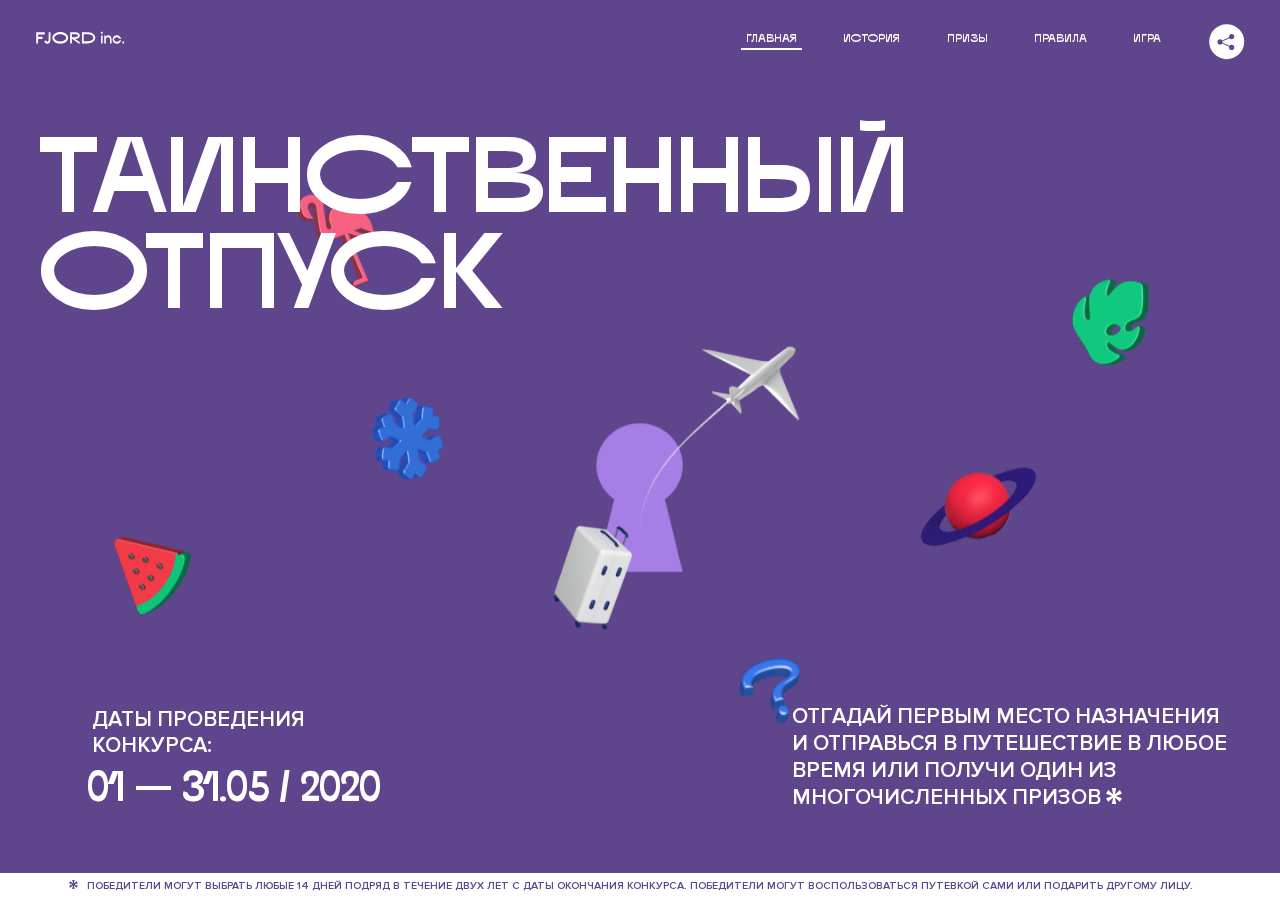
<file: 1/index.html>
<!DOCTYPE html>
<html lang="ru">
<head>
  <meta charset="UTF-8">
  <meta name="description" content="">
  <meta name="viewport" content="width=device-width, initial-scale=1.0">
  <meta http-equiv="X-UA-Compatible" content="ie=edge">
  <title>Mysterious Vacation</title>
  <link rel="stylesheet" href="css/style.min.css">
<link href="css/style.min.css" rel="stylesheet">  <base href="https://htmlacademy-animation.github.io/1658055-magic-vacation-1/1/">
</head>
<body>

  <header class="page-header js-header">
    <div class="page-header__wrapper">
      <a href="#" class="page-header__logo" aria-label="Перейти на страницу FJORD.Inc">
        <svg width="100" height="15" viewBox="0 0 100 15" fill="none" xmlns="http://www.w3.org/2000/svg">
          <path d="M0.26 1.4V14H2.276V8.906H7.334V6.44H2.276V3.848H9.872V1.4H0.26ZM12.733 14.36C15.127 14.36 16.243 12.65 16.243 9.5V1.4H14.263V8.96C14.263 11.21 13.723 11.876 12.733 11.876C11.833 11.876 11.473 11.3 11.347 10.58L9.36702 10.94C9.63702 13.046 10.663 14.36 12.733 14.36ZM18.3918 7.7C18.3918 11.372 22.3878 14.36 27.3198 14.36C32.2518 14.36 36.2478 11.372 36.2478 7.7C36.2478 4.028 32.2518 1.04 27.3198 1.04C22.3878 1.04 18.3918 4.028 18.3918 7.7ZM20.6058 7.7C20.6058 5.378 23.6118 3.524 27.3198 3.524C30.9918 3.524 33.9798 5.378 33.9798 7.7C33.9798 10.004 30.9918 11.858 27.3198 11.858C23.6118 11.858 20.6058 10.004 20.6058 7.7ZM40.403 14V8.906H40.799L49.079 14.702V12.38L44.039 8.906H44.201C47.999 8.906 49.277 7.304 49.277 5.162C49.277 3.092 47.999 1.4 44.201 1.4H38.387V14H40.403ZM43.535 3.722C45.785 3.722 47.045 4.136 47.045 5.432C47.045 6.764 45.785 7.034 43.535 7.034H40.403V3.722H43.535ZM51.6936 1.382V14H57.8676C62.7456 14 66.7236 11.534 66.7236 7.7C66.7236 3.848 62.7456 1.382 57.8676 1.382H51.6936ZM53.7096 11.624V3.722H57.5436C61.5396 3.722 64.4916 5.018 64.4916 7.7C64.4916 10.238 61.5396 11.624 57.5436 11.624H53.7096ZM73.1832 14.018H74.9832V5H73.1832V14.018ZM72.9132 1.976C72.9132 2.57 73.3992 3.092 74.0832 3.092C74.7492 3.092 75.2352 2.57 75.2352 1.976C75.2352 1.382 74.7672 0.805999 74.0832 0.805999C73.3812 0.805999 72.9132 1.382 72.9132 1.976ZM76.7867 14H78.5687V9.104C78.7487 8.006 79.5947 6.962 81.0887 6.962C82.1147 6.962 83.2667 7.448 83.2667 9.554V14H85.0487V9.014C85.0487 6.152 83.2307 4.73 81.3587 4.73C79.9187 4.73 79.0727 5.558 78.5687 6.854V5H76.7867V14ZM90.9898 14.27C93.5098 14.27 95.3818 12.506 95.7238 10.328H94.0498C93.7258 11.3 92.6998 12.02 90.9898 12.02C88.8478 12.02 87.7678 10.922 87.7678 9.59C87.7678 8.24 88.8478 6.962 90.9898 6.962C92.7538 6.962 93.7978 7.844 94.0858 8.924H95.7418C95.4358 6.71 93.6178 4.73 90.9898 4.73C88.0918 4.73 86.1298 7.124 86.1298 9.59C86.1298 12.074 88.1278 14.27 90.9898 14.27ZM97.0693 12.938C97.0693 13.658 97.5553 14.144 98.2753 14.144C98.9953 14.144 99.4813 13.658 99.4813 12.938C99.4813 12.2 98.9953 11.714 98.2753 11.714C97.5553 11.714 97.0693 12.2 97.0693 12.938Z" fill="currentColor"></path>
        </svg>
      </a>
      <button class="page-header__toggler js-menu-toggler" type="button" aria-label="Управление мобильным меню"><span>Меню</span></button>
      <nav class="page-header__nav">
        <div class="page-header__menu js-menu" id="menu">
          <ul>
            <li>
              <a class="js-menu-link" href="#top" data-href="top">главная</a>
            </li>
            <li>
              <a class="js-menu-link" href="#story" data-href="story">история</a>
            </li>
            <li>
              <a class="js-menu-link" href="#prizes" data-href="prizes">призы</a>
            </li>
            <li>
              <a class="js-menu-link" href="#rules" data-href="rules">правила</a>
            </li>
            <li>
              <a class="js-menu-link" href="#game" data-href="game">игра</a>
            </li>
          </ul>
        </div>
        <div class="page-header__social">
          <div class="social-block js-social-block">
            <button class="social-block__toggler" aria-label="Управлять блоком с социальными кнопками">
              <svg width="26" height="22" viewBox="0 0 27 22" fill="none" xmlns="http://www.w3.org/2000/svg">
                <path d="M19.6721 7.43664C21.6273 7.43664 23.213 5.85095 23.213 3.89566C23.213 1.94037 21.6273 0.354675 19.6721 0.354675C17.7168 0.354675 16.1311 1.94037 16.1311 3.89566C16.1311 4.19968 16.1728 4.49178 16.2458 4.77345L7.21751 8.95527C6.57519 8.05214 5.52303 7.46049 4.33078 7.46049C2.37549 7.46049 0.789795 9.04618 0.789795 11.0015C0.789795 12.9568 2.37549 14.5425 4.33078 14.5425C5.52303 14.5425 6.57668 13.9508 7.21751 13.0477L16.2458 17.2295C16.1743 17.5112 16.1311 17.8033 16.1311 18.1073C16.1311 20.0626 17.7168 21.6483 19.6721 21.6483C21.6273 21.6483 23.213 20.0626 23.213 18.1073C23.213 16.152 21.6273 14.5663 19.6721 14.5663C18.4798 14.5663 17.4262 15.158 16.7853 16.0611L7.75701 11.8793C7.82854 11.5976 7.87176 11.3055 7.87176 11.0015C7.87176 10.6974 7.83003 10.4053 7.75701 10.1237L16.7853 5.94186C17.4262 6.84499 18.4783 7.43664 19.6721 7.43664Z" fill="currentColor"></path>
              </svg>
            </button>
            <ul class="social-block__list">
              <li>
                <a class="social-block__link social-block__link--fb" href="#" aria-label="Мы на Facebook">
                  <svg width="8" height="17" viewBox="0 0 8 17" fill="none" xmlns="http://www.w3.org/2000/svg">
                    <path d="M4.24646 16.9899H1.09275L1.05793 8.49828H0V5.30707H1.05793V3.81124C1.05793 1.42084 2.57654 0 5.21735 0H7.41758V3.18585H5.30841C4.28262 3.18585 4.2478 3.48582 4.2478 4.24914V5.30707H7.42964L7.16716 8.49828H4.2478V16.9899H4.24646Z" fill="currentColor"></path>
                  </svg>
                </a>
              </li>
              <li>
                <a class="social-block__link social-block__link--insta" href="#" aria-label="Мы в Instagram">
                  <svg width="15" height="15" viewBox="0 0 15 15" fill="none" xmlns="http://www.w3.org/2000/svg">
                    <path d="M11.0197 0H4.19806C2.14246 0 0.471191 1.66993 0.471191 3.72285V10.5499C0.471191 12.6082 2.14112 14.2727 4.19806 14.2727H11.0197C13.0753 14.2727 14.7466 12.6082 14.7466 10.5499V3.72285C14.7466 1.67127 13.0753 0 11.0197 0ZM11.0197 12.4849H4.19806C3.13076 12.4849 2.26432 11.6158 2.26432 10.5512V3.72419C2.26432 2.65956 3.13076 1.79715 4.19806 1.79715H11.0197C12.087 1.79715 12.9535 2.6609 12.9535 3.72419V10.5512C12.9535 11.6145 12.087 12.4849 11.0197 12.4849Z" fill="currentColor"></path>
                    <path d="M7.60887 3.11084C5.38989 3.11084 3.58203 4.9187 3.58203 7.14036C3.58203 9.35532 5.38989 11.1645 7.60887 11.1645C9.83053 11.1645 11.6357 9.35666 11.6357 7.14036C11.6357 4.9187 9.83053 3.11084 7.60887 3.11084ZM7.60887 9.36871C6.37551 9.36871 5.37784 8.37372 5.37784 7.14036C5.37784 5.90699 6.37551 4.90665 7.60887 4.90665C8.83822 4.90665 9.84259 5.90833 9.84259 7.14036C9.84392 8.37238 8.83822 9.36871 7.60887 9.36871Z" fill="currentColor"></path>
                    <path d="M11.3573 2.35962C10.8256 2.35962 10.3931 2.79752 10.3931 3.32381C10.3931 3.85546 10.8256 4.29336 11.3573 4.29336C11.8862 4.29336 12.3215 3.85546 12.3215 3.32381C12.3215 2.79752 11.8862 2.35962 11.3573 2.35962Z" fill="currentColor"></path>
                  </svg>
                </a>
              </li>
              <li>
                <a class="social-block__link social-block__link--vk" href="#" aria-label="Мы ВКонтакте">
                  <svg width="17" height="10" viewBox="0 0 17 10" fill="none" xmlns="http://www.w3.org/2000/svg">
                    <path d="M14.1234 4.9002C14.1234 4.9002 16.3623 1.72708 16.5866 0.680242C16.6595 0.312285 16.4947 0.103188 16.1069 0.103188C16.1069 0.103188 14.8193 0.103188 14.168 0.103188C13.7235 0.103188 13.5587 0.293278 13.4235 0.579768C13.4235 0.579768 12.3724 2.82553 11.0969 4.24712C10.6861 4.70333 10.4781 4.84318 10.2511 4.84318C10.0646 4.84318 9.98625 4.6911 9.98625 4.27834V0.649016C9.98625 0.147997 9.92545 0.00135496 9.5066 0.00135496H6.39628C6.15578 0.00135496 6.0085 0.134417 6.0085 0.324506C6.0085 0.801084 6.73406 0.908351 6.73406 2.20231V4.87305C6.73406 5.40529 6.70569 5.61575 6.45303 5.61575C5.78016 5.61575 4.19528 3.30618 3.30623 0.678887C3.12923 0.145282 2.93737 0 2.43475 0H0.486409C0.205373 0 0 0.190085 0 0.476576C0 0.991172 0.60666 3.40801 2.99277 6.64358C4.59927 8.8201 6.70569 10 8.60269 10C9.76196 10 10.0416 9.80312 10.0416 9.31432V7.63883C10.0416 7.22607 10.2065 7.04956 10.4429 7.04956C10.7078 7.04956 11.1847 7.13238 12.2805 8.22268C13.5843 9.47862 13.6762 10 14.3896 10H16.5676C16.7919 10 17 9.89273 17 9.52342C17 9.02919 16.3623 8.15343 15.384 7.10659C14.9801 6.56755 14.3302 5.98914 14.1248 5.72301C13.8275 5.40801 13.9154 5.23014 14.1234 4.9002Z" fill="currentColor"></path>
                  </svg>
                </a>
              </li>
            </ul>
          </div>
        </div>
      </nav>
    </div>
  </header>

  <main class="page-content">

    <section class="animation-screen"></section>

    <section class="screen screen--hidden screen--intro js-scrollspy" id="top">
      <div class="screen__wrapper">
        <div class="intro">
          <h1 class="intro__title">Таинственный отпуск</h1>
          <div class="intro__content">
            <div class="intro__info">
              <p class="intro__label">Даты проведения конкурса:</p>
              <p class="intro__date">01 — 31.05 / 2020</p>
            </div>
            <div class="intro__message">
              <p>
                Отгадай первым место назначения и&nbsp;отправься в&nbsp;путешествие в&nbsp;любое время или получи один из многочисленных призов
                <svg width="16" height="16" viewBox="0 0 10 10" fill="none" xmlns="http://www.w3.org/2000/svg">
                  <path d="M0 6.35337L3.90271 4.99012L0 3.64663L1.34615 1.32374L4.44287 4.01073L3.67364 0H6.34615L5.57692 4.01073L8.65385 1.32374L10 3.64663L6.13405 4.99012L10 6.35337L8.65385 8.65651L5.57692 5.98927L6.34615 10H3.67364L4.44287 5.96952L1.34615 8.65651L0 6.35337Z" fill="currentColor"></path>
                </svg>
              </p>
            </div>
          </div>
        </div>
      </div>
      <div class="screen__footer js-footer">
        <button class="screen__footer-enlarge js-footer-toggler" type="button" aria-label="Показать сообщение">
          <svg width="10" height="10" viewBox="0 0 10 10" fill="none" xmlns="http://www.w3.org/2000/svg">
            <path d="M0 6.35337L3.90271 4.99012L0 3.64663L1.34615 1.32374L4.44287 4.01073L3.67364 0H6.34615L5.57692 4.01073L8.65385 1.32374L10 3.64663L6.13405 4.99012L10 6.35337L8.65385 8.65651L5.57692 5.98927L6.34615 10H3.67364L4.44287 5.96952L1.34615 8.65651L0 6.35337Z" fill="currentColor"></path>
          </svg>
        </button>
        <button class="screen__footer-collapse js-footer-toggler" type="button" aria-label="Скрыть сообщение">
          <svg width="13" height="13" viewBox="0 0 13 13" fill="none" xmlns="http://www.w3.org/2000/svg">
            <line x1="12.3536" y1="0.353553" x2="0.738349" y2="11.9688" stroke="currentColor"></line>
            <line x1="0.738319" y1="0.539925" x2="12.3535" y2="12.1551" stroke="currentColor"></line>
          </svg>
        </button>
        <div class="screen__footer-wrapper">
          <div class="screen__footer-announce">
            <p class="screen__footer-label">Даты проведения конкурса:</p>
            <p class="screen__footer-date">01 — 31.05 / 2020</p>
          </div>
          <div class="screen__footer-note">
            <p>
              <svg width="10" height="10" viewBox="0 0 10 10" fill="none" xmlns="http://www.w3.org/2000/svg">
                <path d="M0 6.35337L3.90271 4.99012L0 3.64663L1.34615 1.32374L4.44287 4.01073L3.67364 0H6.34615L5.57692 4.01073L8.65385 1.32374L10 3.64663L6.13405 4.99012L10 6.35337L8.65385 8.65651L5.57692 5.98927L6.34615 10H3.67364L4.44287 5.96952L1.34615 8.65651L0 6.35337Z" fill="currentColor"></path>
              </svg>
              <span>Победители могут выбрать любые 14 дней подряд в&nbsp;течение двух лет с&nbsp;даты окончания конкурса. Победители могут воспользоваться путевкой сами или подарить другому лицу.</span>
            </p>
          </div>
        </div>
      </div>
    </section>

    <section class="screen screen--hidden screen--story js-scrollspy" id="story">

      <div class="slider swiper-container js-slider">

        <div class="swiper-wrapper">

          <div class="slider__item swiper-slide">
            <h2 class="slider__item-title">История</h2>
            <p class="slider__item-text">Джеймс Таргет был основателем компании &laquo;Fjord Inc.&raquo;. С&nbsp;1965 года &laquo;Fjord Inc.&raquo; прославилась надёжными и&nbsp;удобными чемоданами и&nbsp;аксессуарами для туристов.</p>
          </div>

          <div class="slider__item swiper-slide">
            <p class="slider__item-text">Когда Джеймсу было 7&nbsp;лет, в&nbsp;их&nbsp;доме гостил дядюшка и&nbsp;развлекал детей рассказами о&nbsp;своей поездке в&nbsp;место, показавшееся малышу Таргету невероятным. Тогда Джеймс решил, что однажды посетит его, но&nbsp;не&nbsp;будет рассказывать о&nbsp;мечте, пока не&nbsp;осуществит.</p>
          </div>

          <div class="slider__item swiper-slide">
            <p class="slider__item-text">Джеймс Таргет стал увлеченным путешественником. Он&nbsp;посетил 5&nbsp;континентов, 126&nbsp;стран.</p>
          </div>

          <div class="slider__item swiper-slide">
            <p class="slider__item-text">Он&nbsp;сплавлялся по&nbsp;Амазонке и&nbsp;погружался в&nbsp;пещеры Франции, медитировал в&nbsp;горах Тибета и&nbsp;пожимал руку вождя племени Акугауа.</p>
          </div>

          <div class="slider__item swiper-slide">
            <p class="slider__item-text">Из&nbsp;своих поездок Джеймс Таргет привозил идеи, как сделать свои чемоданы &laquo;Fjord Inc.&raquo; удобными и&nbsp;приспособленными к&nbsp;разным дорожным условиям.</p>
          </div>

          <div class="slider__item swiper-slide">
            <p class="slider__item-text">Всё это время Джеймс не&nbsp;оставлял идею поездки своей мечты. Однако, как только он&nbsp;брался за&nbsp;планирование, возникали препятствия, не&nbsp;позволяющие отправиться туда.</p>
          </div>

          <div class="slider__item swiper-slide">
            <p class="slider__item-text">В&nbsp;возрасте 67&nbsp;лет Джеймс Таргет попал под лавину и&nbsp;погиб. В&nbsp;своём завещании он&nbsp;поручил отправить в&nbsp;заветное путешествие трёх смельчаков, единых с&nbsp;ним духом.</p>
          </div>

          <div class="slider__item swiper-slide">
            <p class="slider__item-text">Тех, кто сможет узнать таинственное место, задавая вопросы специально обученному ИИ&nbsp;&laquo;Соне&raquo;, ждет фантастическое путешествие.</p>
          </div>
        </div>
        <div class="slider__controls">
          <button class="slider__control slider__control--prev js-control-prev" type="button" aria-label="Показать предыдущую историю">
            <svg width="12" height="22" viewBox="0 0 12 22" fill="none" xmlns="http://www.w3.org/2000/svg">
              <path d="M11 1L1 11L11 21" stroke="currentColor" stroke-width="2" stroke-linejoin="round"></path>
            </svg>
          </button>
          <button class="slider__control slider__control--next js-control-next" type="button" aria-label="Показать следующую историю">
            <svg width="12" height="22" viewBox="0 0 12 22" fill="none" xmlns="http://www.w3.org/2000/svg">
              <path d="M1 1L11 11L1 21" stroke="currentColor" stroke-width="2" stroke-linejoin="round"></path>
            </svg>
          </button>
        </div>
        <div class="slider__pagination swiper-pagination"></div>
      </div>
    </section>

    <section class="screen screen--hidden screen--prizes js-scrollspy" id="prizes">
      <div class="screen__wrapper">
        <div class="prizes">
          <h2 class="prizes__title">ПРизы</h2>
          <div class="prizes__lead">
            <p>Найди ответ и&nbsp;получи один из&nbsp;призов:</p>
          </div>
          <ul class="prizes__list">
            <li class="prizes__item prizes__item--journeys">
              <div class="prizes__icon">
                <picture>
                  <source srcset="img/prize1-mob.svg" media="(orientation: portrait)">
                  <img src="img/prize1.svg" alt="">
                </picture>
              </div>
              <p class="prizes__desc">
                <b>3</b>
                <span>загадочных путешествия</span>
              </p>
            </li>
            <li class="prizes__item prizes__item--cases">
              <div class="prizes__icon">
                <picture>
                  <source srcset="img/prize2-mob.svg" media="(orientation: portrait)">
                  <img src="img/prize2.svg" alt="">
                </picture>
              </div>
              <p class="prizes__desc">
                <b>7</b>
                <span>надежных чемоданов</span>
              </p>
            </li>
            <li class="prizes__item prizes__item--codes">
              <div class="prizes__icon">
                <picture>
                  <source srcset="img/prize3-mob.svg" media="(orientation: portrait)">
                  <img src="img/prize3.svg" alt="">
                </picture>
              </div>
              <p class="prizes__desc">
                <b>900</b>
                <span>
                  промокодов на&nbsp;скидку 15%
                  <svg width="10" height="10" viewBox="0 0 10 10" fill="none" xmlns="http://www.w3.org/2000/svg">
                    <path d="M0 6.35337L3.90271 4.99012L0 3.64663L1.34615 1.32374L4.44287 4.01073L3.67364 0H6.34615L5.57692 4.01073L8.65385 1.32374L10 3.64663L6.13405 4.99012L10 6.35337L8.65385 8.65651L5.57692 5.98927L6.34615 10H3.67364L4.44287 5.96952L1.34615 8.65651L0 6.35337Z" fill="currentColor"></path>
                  </svg>
                </span>
              </p>
            </li>
          </ul>
        </div>
      </div>
      <div class="screen__footer js-footer">
        <button class="screen__footer-enlarge js-footer-toggler" type="button" aria-label="Показать сообщение">
          <svg width="10" height="10" viewBox="0 0 10 10" fill="none" xmlns="http://www.w3.org/2000/svg">
            <path d="M0 6.35337L3.90271 4.99012L0 3.64663L1.34615 1.32374L4.44287 4.01073L3.67364 0H6.34615L5.57692 4.01073L8.65385 1.32374L10 3.64663L6.13405 4.99012L10 6.35337L8.65385 8.65651L5.57692 5.98927L6.34615 10H3.67364L4.44287 5.96952L1.34615 8.65651L0 6.35337Z" fill="currentColor"></path>
          </svg>
        </button>
        <button class="screen__footer-collapse js-footer-toggler" type="button" aria-label="Скрыть сообщение">
          <svg width="13" height="13" viewBox="0 0 13 13" fill="none" xmlns="http://www.w3.org/2000/svg">
            <line x1="12.3536" y1="0.353553" x2="0.738349" y2="11.9688" stroke="currentColor"></line>
            <line x1="0.738319" y1="0.539925" x2="12.3535" y2="12.1551" stroke="currentColor"></line>
          </svg>
        </button>
        <div class="screen__footer-wrapper">
          <div class="screen__footer-announce">
            <p class="screen__footer-label">Даты проведения конкурса:</p>
            <p class="screen__footer-date">01 — 31.05 / 2020</p>
          </div>
          <div class="screen__footer-note">
            <p>
              <svg width="10" height="10" viewBox="0 0 10 10" fill="none" xmlns="http://www.w3.org/2000/svg">
                <path d="M0 6.35337L3.90271 4.99012L0 3.64663L1.34615 1.32374L4.44287 4.01073L3.67364 0H6.34615L5.57692 4.01073L8.65385 1.32374L10 3.64663L6.13405 4.99012L10 6.35337L8.65385 8.65651L5.57692 5.98927L6.34615 10H3.67364L4.44287 5.96952L1.34615 8.65651L0 6.35337Z" fill="currentColor"></path>
              </svg>
              <span>Скидка&nbsp;15% на&nbsp;единоразовое приобретение путёвки с&nbsp;1&nbsp;июня 2020 по&nbsp;31&nbsp;мая 2022&nbsp;года. Суммируется с&nbsp;другими акциями</span>
            </p>
          </div>
        </div>
      </div>
    </section>

    <section class="screen screen--hidden screen--rules js-scrollspy" id="rules">
      <div class="screen__wrapper">
        <div class="rules">
          <h2 class="rules__title">Правила</h2>
          <div class="rules__lead">
            <p>Для того чтобы получить наследство Джеймса Таргета, тебе нужно выведать у&nbsp;&laquo;Сони&raquo;, куда предстоит отправиться тебе в&nbsp;случае победы</p>
          </div>
          <ol class="rules__list">
            <li class="rules__item">
              <p>Тебе отводится <br>5&nbsp;минут</p>
            </li>
            <li class="rules__item">
              <p>Задавай любые вопросы в&nbsp;текстовом поле</p>
            </li>
            <li class="rules__item">
              <p>Нажимай кнопку &laquo;Узнать&raquo;, чтобы получить ответ</p>
            </li>
            <li class="rules__item">
              <p>&laquo;Соня&raquo; может отвечать только&nbsp;Да или Нет</p>
            </li>
          </ol>
          <a href="#game" class="rules__link btn">Погнали!</a>
        </div>
      </div>
      <div class="screen__disclaimer">
        <div class="disclaimer">
          <ul>
            <li>
              <a href="#">Правовая информация</a>
            </li>
            <li>
              <a href="#">Подробные правила</a>
            </li>
          </ul>
        </div>
      </div>
    </section>

    <section class="screen screen--hidden screen--game js-scrollspy" id="game">
      <div class="screen__wrapper">
        <div class="game">
          <div class="game__header">
            <h2 class="game__title">Игра</h2>
            <div class="game__counter">
              <span>05</span>:<span>00</span>
            </div>
          </div>
          <div class="game__body">
            <div class="chat">
              <div class="chat__body js-chat">
                <ul class="chat__list" id="messages"></ul>
              </div>
              <div class="chat__footer">
                <form action="#" method="post" class="form" id="message-form">
                  <label for="message-field" class="visually-hidden">Поле для ввода вопроса</label>
                  <div class="form__field-wrapper">
                    <input type="text" class="form__field" id="message-field">
                </div>
                  <button class="form__button btn">
                    Узнать
                    <svg width="18" height="19" viewBox="0 0 18 19" fill="none" xmlns="http://www.w3.org/2000/svg">
                      <path stroke="currentColor" stroke-width="2" d="M9 19V1"></path>
                      <path d="M1 9l8-8 8 8" stroke="currentColor" stroke-width="2" stroke-linejoin="round"></path>
                    </svg>
                  </button>
                </form>
              </div>
            </div>
          </div>
          <!-- временные кнопки для показа результата -->
          <div class="game__buttons">
            <button class="game__button btn js-show-result" type="button" data-target="result">Положительный результат</button>
            <button class="game__button btn js-show-result" type="button" data-target="result2">Положительный результат - 2</button>
            <button class="game__button btn js-show-result" type="button" data-target="result3">Отрицательный результат</button>
          </div>
        </div>
      </div>
    </section>

    <section class="screen screen--hidden screen--result" id="result">
      <div class="screen__wrapper">
        <div class="result result--trip">
          <div class="result__image">
            <picture>
              <source srcset="img/result1-mob.png 1x, img/result1-mob@2x.png 2x" media="(max-width: 768px) and (orientation: portrait)">
              <img src="img/result1.png" srcset="img/result1@2x.png 2x" alt="">
            </picture>
          </div>
          <h2 class="result__title">
            <span class="visually-hidden">ПОбеда!</span>
            <svg xmlns="http://www.w3.org/2000/svg" viewBox="0 0 568.85 109.24">
              <path d="M16,24.44V92H2.6V8H75V92H61.52V24.44H16Z" transform="translate(-2.1 -1.5)" fill="none" stroke="currentColor"></path>
              <path d="M148.76,5.6c32.88,0,59.52,19.92,59.52,44.4s-26.64,44.4-59.52,44.4S89.24,74.48,89.24,50,115.88,5.6,148.76,5.6Zm0,72.12c24.48,0,44.4-12.36,44.4-27.72s-19.92-27.84-44.4-27.84C124,22.16,104,34.52,104,50S124,77.72,148.76,77.72Z" transform="translate(-2.1 -1.5)" fill="none" stroke="currentColor"></path>
              <path d="M287.36,8V24.44H236v14.4h25.32c25.44,0,34,11.16,34,26.52,0,15.6-8.52,26.64-34,26.64H222.56V8h64.8ZM256.88,76.52c15.12,0,23.52-2,23.52-11.52S272,54.44,256.88,54.44H236V76.52h20.88Z" transform="translate(-2.1 -1.5)" fill="none" stroke="currentColor"></path>
              <path d="M371.47,8V24.44H320.84V41.6h33.6V58h-33.6V75.56h50.64V92H307.4V8h64.08Z" transform="translate(-2.1 -1.5)" fill="none" stroke="currentColor"></path>
              <path d="M382.39,110.24V75.56h7.44c4.56-4.68,7.8-18.36,8.76-56L399,8h48.6V75.56h10v34.68H442.87V92H397v18.24H382.39Zm51.72-34.68V24.44H411.55v3.12c-0.48,22.44-3.24,37.68-7.2,48h29.76Z" transform="translate(-2.1 -1.5)" fill="none" stroke="currentColor"></path>
              <path d="M463.75,92l28-84h27.12l28.08,84H533.47l-7.8-23.52h-37.8L480.07,92H463.75Zm56.64-40L507,11.84,493.51,52h26.88Z" transform="translate(-2.1 -1.5)" fill="none" stroke="currentColor"></path>
              <path d="M554.12,70.4L555.55,2H569l1.44,68.4H554.12Zm8.28,6.36c4.8,0,8,3.24,8,8.16a8,8,0,1,1-16.08,0C554.35,80,557.59,76.76,562.39,76.76Z" transform="translate(-2.1 -1.5)" fill="none" stroke="currentColor"></path>
            </svg>
          </h2>
          <div class="result__text">
            <p>ты&nbsp;отправляешься в&nbsp;Арктику!</p>
          </div>
          <div class="result__form">
            <form action="#" method="post" class="form form--result">
              <label for="email-field" class="form__label">зарегистрируй результат</label>
              <input type="email" class="form__field" id="email-field" placeholder="e-mail для регистации результата и получения приза" required="">
              <button class="form__button btn">
                отправить
                <svg width="18" height="19" viewBox="0 0 18 19" fill="none" xmlns="http://www.w3.org/2000/svg">
                  <path stroke="currentColor" stroke-width="2" d="M9 19V1"></path>
                  <path d="M1 9l8-8 8 8" stroke="currentColor" stroke-width="2" stroke-linejoin="round"></path>
                </svg>
              </button>
            </form>
          </div>
        </div>
      </div>
    </section>

    <section class="screen screen--hidden screen--result" id="result2">
      <div class="screen__wrapper">
        <div class="result result--prize">
          <div class="result__image">
            <picture>
              <source srcset="img/result2-mob.png 1x, img/result2-mob@2x.png 2x" media="(max-width: 768px) and (orientation: portrait)">
              <img src="img/result2.png" srcset="img/result2@2x.png 2x" alt="">
            </picture>
          </div>
          <h2 class="result__title">
            <span class="visually-hidden">ПОбеда!</span>
            <svg xmlns="http://www.w3.org/2000/svg" viewBox="0 0 568.85 109.24">
              <path d="M16,24.44V92H2.6V8H75V92H61.52V24.44H16Z" transform="translate(-2.1 -1.5)" fill="none" stroke="currentColor"></path>
              <path d="M148.76,5.6c32.88,0,59.52,19.92,59.52,44.4s-26.64,44.4-59.52,44.4S89.24,74.48,89.24,50,115.88,5.6,148.76,5.6Zm0,72.12c24.48,0,44.4-12.36,44.4-27.72s-19.92-27.84-44.4-27.84C124,22.16,104,34.52,104,50S124,77.72,148.76,77.72Z" transform="translate(-2.1 -1.5)" fill="none" stroke="currentColor"></path>
              <path d="M287.36,8V24.44H236v14.4h25.32c25.44,0,34,11.16,34,26.52,0,15.6-8.52,26.64-34,26.64H222.56V8h64.8ZM256.88,76.52c15.12,0,23.52-2,23.52-11.52S272,54.44,256.88,54.44H236V76.52h20.88Z" transform="translate(-2.1 -1.5)" fill="none" stroke="currentColor"></path>
              <path d="M371.47,8V24.44H320.84V41.6h33.6V58h-33.6V75.56h50.64V92H307.4V8h64.08Z" transform="translate(-2.1 -1.5)" fill="none" stroke="currentColor"></path>
              <path d="M382.39,110.24V75.56h7.44c4.56-4.68,7.8-18.36,8.76-56L399,8h48.6V75.56h10v34.68H442.87V92H397v18.24H382.39Zm51.72-34.68V24.44H411.55v3.12c-0.48,22.44-3.24,37.68-7.2,48h29.76Z" transform="translate(-2.1 -1.5)" fill="none" stroke="currentColor"></path>
              <path d="M463.75,92l28-84h27.12l28.08,84H533.47l-7.8-23.52h-37.8L480.07,92H463.75Zm56.64-40L507,11.84,493.51,52h26.88Z" transform="translate(-2.1 -1.5)" fill="none" stroke="currentColor"></path>
              <path d="M554.12,70.4L555.55,2H569l1.44,68.4H554.12Zm8.28,6.36c4.8,0,8,3.24,8,8.16a8,8,0,1,1-16.08,0C554.35,80,557.59,76.76,562.39,76.76Z" transform="translate(-2.1 -1.5)" fill="none" stroke="currentColor"></path>
            </svg>
          </h2>
          <div class="result__text">
            <p>чемодан &laquo;Fjord&nbsp;Inc.&raquo;&nbsp;твой</p>
          </div>
          <div class="result__form">
            <form action="#" method="post" class="form form--result">
              <label for="email-field2" class="form__label">зарегистрируй результат</label>
              <input type="email" class="form__field" id="email-field2" placeholder="e-mail для регистации результата и получения приза" required="">
              <button class="form__button btn">
                отправить
                <svg width="18" height="19" viewBox="0 0 18 19" fill="none" xmlns="http://www.w3.org/2000/svg">
                  <path stroke="currentColor" stroke-width="2" d="M9 19V1"></path>
                  <path d="M1 9l8-8 8 8" stroke="currentColor" stroke-width="2" stroke-linejoin="round"></path>
                </svg>
              </button>
            </form>
          </div>
        </div>
      </div>
    </section>

    <section class="screen screen--hidden screen--result" id="result3">
      <div class="screen__wrapper">
        <div class="result result--negative">
          <div class="result__image">
            <picture>
              <source srcset="img/result3-mob.png 1x, img/result3-mob@2x.png 2x" media="(max-width: 768px) and (orientation: portrait)">
              <img src="img/result3.png" srcset="img/result3@2x.png 2x" alt="">
            </picture>
          </div>
          <h2 class="result__title">
            <span class="visually-hidden">Не угадал!</span>
            <svg xmlns="http://www.w3.org/2000/svg" viewBox="0 0 660.77 109.24">
              <path d="M2.66,92V8H16.1V42.2H53.3V8H66.74V92H53.3V58.64H16.1V92H2.66Z" transform="translate(-2.16 -1.5)" fill="none" stroke="currentColor"></path>
              <path d="M147.62,8V24.44H97V41.6h33.6V58H97V75.56h50.64V92H83.54V8h64.08Z" transform="translate(-2.16 -1.5)" fill="none" stroke="currentColor"></path>
              <path d="M199.22,8l20.52,42.36L235.34,8h16.44l-31,84H204.38l9.48-25.92L185.78,8h13.44Z" transform="translate(-2.16 -1.5)" fill="none" stroke="currentColor"></path>
              <path d="M273.74,24.44V92H260.3V8h50.16V24.44H273.74Z" transform="translate(-2.16 -1.5)" fill="none" stroke="currentColor"></path>
              <path d="M307.1,92l28-84h27.12l28.08,84H376.82L369,68.48h-37.8L323.42,92H307.1Zm56.64-40L350.3,11.84,336.86,52h26.88Z" transform="translate(-2.16 -1.5)" fill="none" stroke="currentColor"></path>
              <path d="M396.38,110.24V75.56h7.44c4.56-4.68,7.8-18.36,8.76-56L412.94,8h48.6V75.56h10v34.68H456.86V92H411v18.24H396.38ZM448.1,75.56V24.44H425.54v3.12c-0.48,22.44-3.24,37.68-7.2,48H448.1Z" transform="translate(-2.16 -1.5)" fill="none" stroke="currentColor"></path>
              <path d="M477.74,92l28-84h27.12L560.9,92H547.46l-7.8-23.52h-37.8L494.06,92H477.74Zm56.64-40-13.44-40.2L507.5,52h26.88Z" transform="translate(-2.16 -1.5)" fill="none" stroke="currentColor"></path>
              <path d="M568.7,76.88a13.77,13.77,0,0,0,5,1c6.6,0,10.44-6.24,12-58.32L586.22,8h46.2V92H619V24.44H598.82l-0.12,3.12C597.14,81,589,94.4,573.74,94.4a28.55,28.55,0,0,1-6.72-.84Z" transform="translate(-2.16 -1.5)" fill="none" stroke="currentColor"></path>
              <path d="M646.1,70.4L647.54,2H661l1.44,68.4H646.1Zm8.28,6.36c4.8,0,8,3.24,8,8.16a8,8,0,0,1-16.08,0C646.34,80,649.58,76.76,654.38,76.76Z" transform="translate(-2.16 -1.5)" fill="none" stroke="currentColor"></path>
            </svg>
          </h2>
          <button class="result__button js-play" type="button">
            не сдавайся!
            <span>
              <svg width="27" height="22" viewBox="0 0 27 22" fill="none" xmlns="http://www.w3.org/2000/svg">
                <path d="M10.6899 1.47998C5.42992 1.47998 1.16992 5.73998 1.16992 11C1.16992 16.26 5.42992 20.52 10.6899 20.52C15.9499 20.52 20.2099 16.26 20.2099 11V7.13998" stroke="currentColor" stroke-width="2" stroke-miterlimit="10"></path>
                <path d="M15.1099 12.5099L20.1499 7.13989L25.3099 12.6299" stroke="currentColor" stroke-width="2" stroke-miterlimit="10" stroke-linejoin="round"></path>
              </svg>
            </span>
          </button>
        </div>
      </div>
    </section>

  </main>

<script src="js/script.js"></script></body>
</html>
</file>
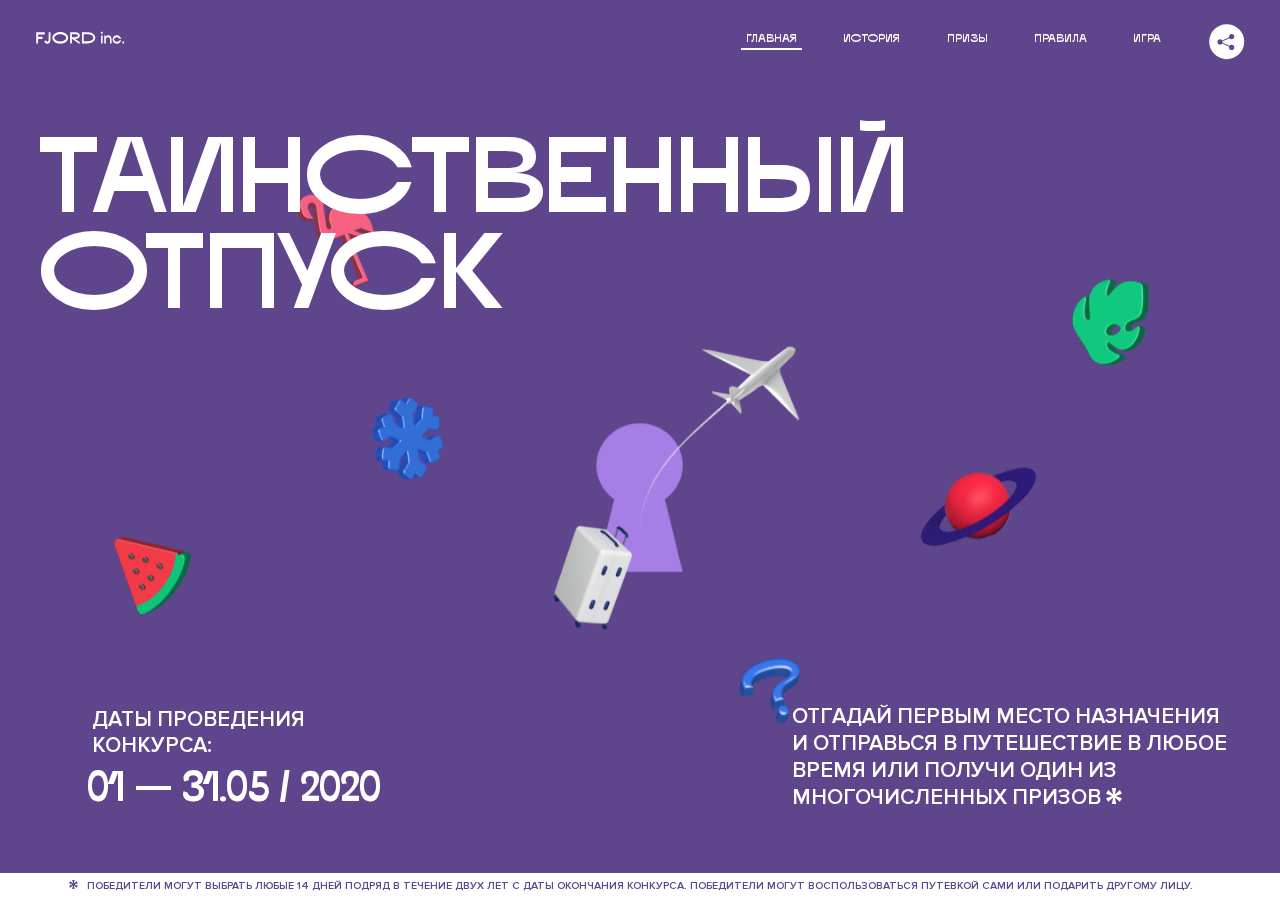
<file: 2/index.html>
<!DOCTYPE html>
<html lang="ru">
<head>
  <meta charset="UTF-8">
  <meta name="description" content="">
  <meta name="viewport" content="width=device-width, initial-scale=1.0">
  <meta http-equiv="X-UA-Compatible" content="ie=edge">
  <title>Mysterious Vacation</title>
  <link rel="stylesheet" href="css/style.min.css">
<link href="css/style.min.css" rel="stylesheet">  <base href="https://htmlacademy-animation.github.io/1658055-magic-vacation-1/2/">
</head>
<body>

  <header class="page-header js-header">
    <div class="page-header__wrapper">
      <a href="#" class="page-header__logo" aria-label="Перейти на страницу FJORD.Inc">
        <svg width="100" height="15" viewBox="0 0 100 15" fill="none" xmlns="http://www.w3.org/2000/svg">
          <path d="M0.26 1.4V14H2.276V8.906H7.334V6.44H2.276V3.848H9.872V1.4H0.26ZM12.733 14.36C15.127 14.36 16.243 12.65 16.243 9.5V1.4H14.263V8.96C14.263 11.21 13.723 11.876 12.733 11.876C11.833 11.876 11.473 11.3 11.347 10.58L9.36702 10.94C9.63702 13.046 10.663 14.36 12.733 14.36ZM18.3918 7.7C18.3918 11.372 22.3878 14.36 27.3198 14.36C32.2518 14.36 36.2478 11.372 36.2478 7.7C36.2478 4.028 32.2518 1.04 27.3198 1.04C22.3878 1.04 18.3918 4.028 18.3918 7.7ZM20.6058 7.7C20.6058 5.378 23.6118 3.524 27.3198 3.524C30.9918 3.524 33.9798 5.378 33.9798 7.7C33.9798 10.004 30.9918 11.858 27.3198 11.858C23.6118 11.858 20.6058 10.004 20.6058 7.7ZM40.403 14V8.906H40.799L49.079 14.702V12.38L44.039 8.906H44.201C47.999 8.906 49.277 7.304 49.277 5.162C49.277 3.092 47.999 1.4 44.201 1.4H38.387V14H40.403ZM43.535 3.722C45.785 3.722 47.045 4.136 47.045 5.432C47.045 6.764 45.785 7.034 43.535 7.034H40.403V3.722H43.535ZM51.6936 1.382V14H57.8676C62.7456 14 66.7236 11.534 66.7236 7.7C66.7236 3.848 62.7456 1.382 57.8676 1.382H51.6936ZM53.7096 11.624V3.722H57.5436C61.5396 3.722 64.4916 5.018 64.4916 7.7C64.4916 10.238 61.5396 11.624 57.5436 11.624H53.7096ZM73.1832 14.018H74.9832V5H73.1832V14.018ZM72.9132 1.976C72.9132 2.57 73.3992 3.092 74.0832 3.092C74.7492 3.092 75.2352 2.57 75.2352 1.976C75.2352 1.382 74.7672 0.805999 74.0832 0.805999C73.3812 0.805999 72.9132 1.382 72.9132 1.976ZM76.7867 14H78.5687V9.104C78.7487 8.006 79.5947 6.962 81.0887 6.962C82.1147 6.962 83.2667 7.448 83.2667 9.554V14H85.0487V9.014C85.0487 6.152 83.2307 4.73 81.3587 4.73C79.9187 4.73 79.0727 5.558 78.5687 6.854V5H76.7867V14ZM90.9898 14.27C93.5098 14.27 95.3818 12.506 95.7238 10.328H94.0498C93.7258 11.3 92.6998 12.02 90.9898 12.02C88.8478 12.02 87.7678 10.922 87.7678 9.59C87.7678 8.24 88.8478 6.962 90.9898 6.962C92.7538 6.962 93.7978 7.844 94.0858 8.924H95.7418C95.4358 6.71 93.6178 4.73 90.9898 4.73C88.0918 4.73 86.1298 7.124 86.1298 9.59C86.1298 12.074 88.1278 14.27 90.9898 14.27ZM97.0693 12.938C97.0693 13.658 97.5553 14.144 98.2753 14.144C98.9953 14.144 99.4813 13.658 99.4813 12.938C99.4813 12.2 98.9953 11.714 98.2753 11.714C97.5553 11.714 97.0693 12.2 97.0693 12.938Z" fill="currentColor"></path>
        </svg>
      </a>
      <button class="page-header__toggler js-menu-toggler" type="button" aria-label="Управление мобильным меню"><span>Меню</span></button>
      <nav class="page-header__nav">
        <div class="page-header__menu js-menu" id="menu">
          <ul>
            <li>
              <a class="js-menu-link" href="#top" data-href="top">главная</a>
            </li>
            <li>
              <a class="js-menu-link" href="#story" data-href="story">история</a>
            </li>
            <li>
              <a class="js-menu-link" href="#prizes" data-href="prizes">призы</a>
            </li>
            <li>
              <a class="js-menu-link" href="#rules" data-href="rules">правила</a>
            </li>
            <li>
              <a class="js-menu-link" href="#game" data-href="game">игра</a>
            </li>
          </ul>
        </div>
        <div class="page-header__social">
          <div class="social-block js-social-block">
            <button class="social-block__toggler" aria-label="Управлять блоком с социальными кнопками">
              <svg width="26" height="22" viewBox="0 0 27 22" fill="none" xmlns="http://www.w3.org/2000/svg">
                <path d="M19.6721 7.43664C21.6273 7.43664 23.213 5.85095 23.213 3.89566C23.213 1.94037 21.6273 0.354675 19.6721 0.354675C17.7168 0.354675 16.1311 1.94037 16.1311 3.89566C16.1311 4.19968 16.1728 4.49178 16.2458 4.77345L7.21751 8.95527C6.57519 8.05214 5.52303 7.46049 4.33078 7.46049C2.37549 7.46049 0.789795 9.04618 0.789795 11.0015C0.789795 12.9568 2.37549 14.5425 4.33078 14.5425C5.52303 14.5425 6.57668 13.9508 7.21751 13.0477L16.2458 17.2295C16.1743 17.5112 16.1311 17.8033 16.1311 18.1073C16.1311 20.0626 17.7168 21.6483 19.6721 21.6483C21.6273 21.6483 23.213 20.0626 23.213 18.1073C23.213 16.152 21.6273 14.5663 19.6721 14.5663C18.4798 14.5663 17.4262 15.158 16.7853 16.0611L7.75701 11.8793C7.82854 11.5976 7.87176 11.3055 7.87176 11.0015C7.87176 10.6974 7.83003 10.4053 7.75701 10.1237L16.7853 5.94186C17.4262 6.84499 18.4783 7.43664 19.6721 7.43664Z" fill="currentColor"></path>
              </svg>
            </button>
            <ul class="social-block__list">
              <li>
                <a class="social-block__link social-block__link--fb" href="#" aria-label="Мы на Facebook">
                  <svg width="8" height="17" viewBox="0 0 8 17" fill="none" xmlns="http://www.w3.org/2000/svg">
                    <path d="M4.24646 16.9899H1.09275L1.05793 8.49828H0V5.30707H1.05793V3.81124C1.05793 1.42084 2.57654 0 5.21735 0H7.41758V3.18585H5.30841C4.28262 3.18585 4.2478 3.48582 4.2478 4.24914V5.30707H7.42964L7.16716 8.49828H4.2478V16.9899H4.24646Z" fill="currentColor"></path>
                  </svg>
                </a>
              </li>
              <li>
                <a class="social-block__link social-block__link--insta" href="#" aria-label="Мы в Instagram">
                  <svg width="15" height="15" viewBox="0 0 15 15" fill="none" xmlns="http://www.w3.org/2000/svg">
                    <path d="M11.0197 0H4.19806C2.14246 0 0.471191 1.66993 0.471191 3.72285V10.5499C0.471191 12.6082 2.14112 14.2727 4.19806 14.2727H11.0197C13.0753 14.2727 14.7466 12.6082 14.7466 10.5499V3.72285C14.7466 1.67127 13.0753 0 11.0197 0ZM11.0197 12.4849H4.19806C3.13076 12.4849 2.26432 11.6158 2.26432 10.5512V3.72419C2.26432 2.65956 3.13076 1.79715 4.19806 1.79715H11.0197C12.087 1.79715 12.9535 2.6609 12.9535 3.72419V10.5512C12.9535 11.6145 12.087 12.4849 11.0197 12.4849Z" fill="currentColor"></path>
                    <path d="M7.60887 3.11084C5.38989 3.11084 3.58203 4.9187 3.58203 7.14036C3.58203 9.35532 5.38989 11.1645 7.60887 11.1645C9.83053 11.1645 11.6357 9.35666 11.6357 7.14036C11.6357 4.9187 9.83053 3.11084 7.60887 3.11084ZM7.60887 9.36871C6.37551 9.36871 5.37784 8.37372 5.37784 7.14036C5.37784 5.90699 6.37551 4.90665 7.60887 4.90665C8.83822 4.90665 9.84259 5.90833 9.84259 7.14036C9.84392 8.37238 8.83822 9.36871 7.60887 9.36871Z" fill="currentColor"></path>
                    <path d="M11.3573 2.35962C10.8256 2.35962 10.3931 2.79752 10.3931 3.32381C10.3931 3.85546 10.8256 4.29336 11.3573 4.29336C11.8862 4.29336 12.3215 3.85546 12.3215 3.32381C12.3215 2.79752 11.8862 2.35962 11.3573 2.35962Z" fill="currentColor"></path>
                  </svg>
                </a>
              </li>
              <li>
                <a class="social-block__link social-block__link--vk" href="#" aria-label="Мы ВКонтакте">
                  <svg width="17" height="10" viewBox="0 0 17 10" fill="none" xmlns="http://www.w3.org/2000/svg">
                    <path d="M14.1234 4.9002C14.1234 4.9002 16.3623 1.72708 16.5866 0.680242C16.6595 0.312285 16.4947 0.103188 16.1069 0.103188C16.1069 0.103188 14.8193 0.103188 14.168 0.103188C13.7235 0.103188 13.5587 0.293278 13.4235 0.579768C13.4235 0.579768 12.3724 2.82553 11.0969 4.24712C10.6861 4.70333 10.4781 4.84318 10.2511 4.84318C10.0646 4.84318 9.98625 4.6911 9.98625 4.27834V0.649016C9.98625 0.147997 9.92545 0.00135496 9.5066 0.00135496H6.39628C6.15578 0.00135496 6.0085 0.134417 6.0085 0.324506C6.0085 0.801084 6.73406 0.908351 6.73406 2.20231V4.87305C6.73406 5.40529 6.70569 5.61575 6.45303 5.61575C5.78016 5.61575 4.19528 3.30618 3.30623 0.678887C3.12923 0.145282 2.93737 0 2.43475 0H0.486409C0.205373 0 0 0.190085 0 0.476576C0 0.991172 0.60666 3.40801 2.99277 6.64358C4.59927 8.8201 6.70569 10 8.60269 10C9.76196 10 10.0416 9.80312 10.0416 9.31432V7.63883C10.0416 7.22607 10.2065 7.04956 10.4429 7.04956C10.7078 7.04956 11.1847 7.13238 12.2805 8.22268C13.5843 9.47862 13.6762 10 14.3896 10H16.5676C16.7919 10 17 9.89273 17 9.52342C17 9.02919 16.3623 8.15343 15.384 7.10659C14.9801 6.56755 14.3302 5.98914 14.1248 5.72301C13.8275 5.40801 13.9154 5.23014 14.1234 4.9002Z" fill="currentColor"></path>
                  </svg>
                </a>
              </li>
            </ul>
          </div>
        </div>
      </nav>
    </div>
  </header>

  <main class="page-content">

    <section class="animation-screen"></section>

    <section class="screen screen--hidden screen--intro js-scrollspy" id="top">
      <div class="screen__wrapper">
        <div class="intro">
          <h1 class="intro__title">Таинственный отпуск</h1>
          <div class="intro__content">
            <div class="intro__info">
              <p class="intro__label">Даты проведения конкурса:</p>
              <p class="intro__date">01 — 31.05 / 2020</p>
            </div>
            <div class="intro__message">
              <p>
                Отгадай первым место назначения и&nbsp;отправься в&nbsp;путешествие в&nbsp;любое время или получи один из многочисленных призов
                <svg width="16" height="16" viewBox="0 0 10 10" fill="none" xmlns="http://www.w3.org/2000/svg">
                  <path d="M0 6.35337L3.90271 4.99012L0 3.64663L1.34615 1.32374L4.44287 4.01073L3.67364 0H6.34615L5.57692 4.01073L8.65385 1.32374L10 3.64663L6.13405 4.99012L10 6.35337L8.65385 8.65651L5.57692 5.98927L6.34615 10H3.67364L4.44287 5.96952L1.34615 8.65651L0 6.35337Z" fill="currentColor"></path>
                </svg>
              </p>
            </div>
          </div>
        </div>
      </div>
      <div class="screen__footer js-footer">
        <button class="screen__footer-enlarge js-footer-toggler" type="button" aria-label="Показать сообщение">
          <svg width="10" height="10" viewBox="0 0 10 10" fill="none" xmlns="http://www.w3.org/2000/svg">
            <path d="M0 6.35337L3.90271 4.99012L0 3.64663L1.34615 1.32374L4.44287 4.01073L3.67364 0H6.34615L5.57692 4.01073L8.65385 1.32374L10 3.64663L6.13405 4.99012L10 6.35337L8.65385 8.65651L5.57692 5.98927L6.34615 10H3.67364L4.44287 5.96952L1.34615 8.65651L0 6.35337Z" fill="currentColor"></path>
          </svg>
        </button>
        <button class="screen__footer-collapse js-footer-toggler" type="button" aria-label="Скрыть сообщение">
          <svg width="13" height="13" viewBox="0 0 13 13" fill="none" xmlns="http://www.w3.org/2000/svg">
            <line x1="12.3536" y1="0.353553" x2="0.738349" y2="11.9688" stroke="currentColor"></line>
            <line x1="0.738319" y1="0.539925" x2="12.3535" y2="12.1551" stroke="currentColor"></line>
          </svg>
        </button>
        <div class="screen__footer-wrapper">
          <div class="screen__footer-announce">
            <p class="screen__footer-label">Даты проведения конкурса:</p>
            <p class="screen__footer-date">01 — 31.05 / 2020</p>
          </div>
          <div class="screen__footer-note">
            <p>
              <svg width="10" height="10" viewBox="0 0 10 10" fill="none" xmlns="http://www.w3.org/2000/svg">
                <path d="M0 6.35337L3.90271 4.99012L0 3.64663L1.34615 1.32374L4.44287 4.01073L3.67364 0H6.34615L5.57692 4.01073L8.65385 1.32374L10 3.64663L6.13405 4.99012L10 6.35337L8.65385 8.65651L5.57692 5.98927L6.34615 10H3.67364L4.44287 5.96952L1.34615 8.65651L0 6.35337Z" fill="currentColor"></path>
              </svg>
              <span>Победители могут выбрать любые 14 дней подряд в&nbsp;течение двух лет с&nbsp;даты окончания конкурса. Победители могут воспользоваться путевкой сами или подарить другому лицу.</span>
            </p>
          </div>
        </div>
      </div>
    </section>

    <section class="screen screen--hidden screen--story js-scrollspy" id="story">

      <div class="slider swiper-container js-slider">

        <div class="swiper-wrapper">

          <div class="slider__item swiper-slide">
            <h2 class="slider__item-title">История</h2>
            <p class="slider__item-text">Джеймс Таргет был основателем компании &laquo;Fjord Inc.&raquo;. С&nbsp;1965 года &laquo;Fjord Inc.&raquo; прославилась надёжными и&nbsp;удобными чемоданами и&nbsp;аксессуарами для туристов.</p>
          </div>

          <div class="slider__item swiper-slide">
            <p class="slider__item-text">Когда Джеймсу было 7&nbsp;лет, в&nbsp;их&nbsp;доме гостил дядюшка и&nbsp;развлекал детей рассказами о&nbsp;своей поездке в&nbsp;место, показавшееся малышу Таргету невероятным. Тогда Джеймс решил, что однажды посетит его, но&nbsp;не&nbsp;будет рассказывать о&nbsp;мечте, пока не&nbsp;осуществит.</p>
          </div>

          <div class="slider__item swiper-slide">
            <p class="slider__item-text">Джеймс Таргет стал увлеченным путешественником. Он&nbsp;посетил 5&nbsp;континентов, 126&nbsp;стран.</p>
          </div>

          <div class="slider__item swiper-slide">
            <p class="slider__item-text">Он&nbsp;сплавлялся по&nbsp;Амазонке и&nbsp;погружался в&nbsp;пещеры Франции, медитировал в&nbsp;горах Тибета и&nbsp;пожимал руку вождя племени Акугауа.</p>
          </div>

          <div class="slider__item swiper-slide">
            <p class="slider__item-text">Из&nbsp;своих поездок Джеймс Таргет привозил идеи, как сделать свои чемоданы &laquo;Fjord Inc.&raquo; удобными и&nbsp;приспособленными к&nbsp;разным дорожным условиям.</p>
          </div>

          <div class="slider__item swiper-slide">
            <p class="slider__item-text">Всё это время Джеймс не&nbsp;оставлял идею поездки своей мечты. Однако, как только он&nbsp;брался за&nbsp;планирование, возникали препятствия, не&nbsp;позволяющие отправиться туда.</p>
          </div>

          <div class="slider__item swiper-slide">
            <p class="slider__item-text">В&nbsp;возрасте 67&nbsp;лет Джеймс Таргет попал под лавину и&nbsp;погиб. В&nbsp;своём завещании он&nbsp;поручил отправить в&nbsp;заветное путешествие трёх смельчаков, единых с&nbsp;ним духом.</p>
          </div>

          <div class="slider__item swiper-slide">
            <p class="slider__item-text">Тех, кто сможет узнать таинственное место, задавая вопросы специально обученному ИИ&nbsp;&laquo;Соне&raquo;, ждет фантастическое путешествие.</p>
          </div>
        </div>
        <div class="slider__controls">
          <button class="slider__control slider__control--prev js-control-prev" type="button" aria-label="Показать предыдущую историю">
            <svg width="12" height="22" viewBox="0 0 12 22" fill="none" xmlns="http://www.w3.org/2000/svg">
              <path d="M11 1L1 11L11 21" stroke="currentColor" stroke-width="2" stroke-linejoin="round"></path>
            </svg>
          </button>
          <button class="slider__control slider__control--next js-control-next" type="button" aria-label="Показать следующую историю">
            <svg width="12" height="22" viewBox="0 0 12 22" fill="none" xmlns="http://www.w3.org/2000/svg">
              <path d="M1 1L11 11L1 21" stroke="currentColor" stroke-width="2" stroke-linejoin="round"></path>
            </svg>
          </button>
        </div>
        <div class="slider__pagination swiper-pagination"></div>
      </div>
    </section>

    <section class="screen screen--hidden screen--prizes js-scrollspy" id="prizes">
      <div class="screen__wrapper">
        <div class="prizes">
          <h2 class="prizes__title">ПРизы</h2>
          <div class="prizes__lead">
            <p>Найди ответ и&nbsp;получи один из&nbsp;призов:</p>
          </div>
          <ul class="prizes__list">
            <li class="prizes__item prizes__item--journeys">
              <div class="prizes__icon">
                <picture>
                  <source srcset="img/prize1-mob.svg" media="(orientation: portrait)">
                  <img src="img/prize1.svg" alt="">
                </picture>
              </div>
              <p class="prizes__desc">
                <b>3</b>
                <span>загадочных путешествия</span>
              </p>
            </li>
            <li class="prizes__item prizes__item--cases">
              <div class="prizes__icon">
                <picture>
                  <source srcset="img/prize2-mob.svg" media="(orientation: portrait)">
                  <img src="img/prize2.svg" alt="">
                </picture>
              </div>
              <p class="prizes__desc">
                <b>7</b>
                <span>надежных чемоданов</span>
              </p>
            </li>
            <li class="prizes__item prizes__item--codes">
              <div class="prizes__icon">
                <picture>
                  <source srcset="img/prize3-mob.svg" media="(orientation: portrait)">
                  <img src="img/prize3.svg" alt="">
                </picture>
              </div>
              <p class="prizes__desc">
                <b>900</b>
                <span>
                  промокодов на&nbsp;скидку 15%
                  <svg width="10" height="10" viewBox="0 0 10 10" fill="none" xmlns="http://www.w3.org/2000/svg">
                    <path d="M0 6.35337L3.90271 4.99012L0 3.64663L1.34615 1.32374L4.44287 4.01073L3.67364 0H6.34615L5.57692 4.01073L8.65385 1.32374L10 3.64663L6.13405 4.99012L10 6.35337L8.65385 8.65651L5.57692 5.98927L6.34615 10H3.67364L4.44287 5.96952L1.34615 8.65651L0 6.35337Z" fill="currentColor"></path>
                  </svg>
                </span>
              </p>
            </li>
          </ul>
        </div>
      </div>
      <div class="screen__footer js-footer">
        <button class="screen__footer-enlarge js-footer-toggler" type="button" aria-label="Показать сообщение">
          <svg width="10" height="10" viewBox="0 0 10 10" fill="none" xmlns="http://www.w3.org/2000/svg">
            <path d="M0 6.35337L3.90271 4.99012L0 3.64663L1.34615 1.32374L4.44287 4.01073L3.67364 0H6.34615L5.57692 4.01073L8.65385 1.32374L10 3.64663L6.13405 4.99012L10 6.35337L8.65385 8.65651L5.57692 5.98927L6.34615 10H3.67364L4.44287 5.96952L1.34615 8.65651L0 6.35337Z" fill="currentColor"></path>
          </svg>
        </button>
        <button class="screen__footer-collapse js-footer-toggler" type="button" aria-label="Скрыть сообщение">
          <svg width="13" height="13" viewBox="0 0 13 13" fill="none" xmlns="http://www.w3.org/2000/svg">
            <line x1="12.3536" y1="0.353553" x2="0.738349" y2="11.9688" stroke="currentColor"></line>
            <line x1="0.738319" y1="0.539925" x2="12.3535" y2="12.1551" stroke="currentColor"></line>
          </svg>
        </button>
        <div class="screen__footer-wrapper">
          <div class="screen__footer-announce">
            <p class="screen__footer-label">Даты проведения конкурса:</p>
            <p class="screen__footer-date">01 — 31.05 / 2020</p>
          </div>
          <div class="screen__footer-note">
            <p>
              <svg width="10" height="10" viewBox="0 0 10 10" fill="none" xmlns="http://www.w3.org/2000/svg">
                <path d="M0 6.35337L3.90271 4.99012L0 3.64663L1.34615 1.32374L4.44287 4.01073L3.67364 0H6.34615L5.57692 4.01073L8.65385 1.32374L10 3.64663L6.13405 4.99012L10 6.35337L8.65385 8.65651L5.57692 5.98927L6.34615 10H3.67364L4.44287 5.96952L1.34615 8.65651L0 6.35337Z" fill="currentColor"></path>
              </svg>
              <span>Скидка&nbsp;15% на&nbsp;единоразовое приобретение путёвки с&nbsp;1&nbsp;июня 2020 по&nbsp;31&nbsp;мая 2022&nbsp;года. Суммируется с&nbsp;другими акциями</span>
            </p>
          </div>
        </div>
      </div>
    </section>

    <section class="screen screen--hidden screen--rules js-scrollspy" id="rules">
      <div class="screen__wrapper">
        <div class="rules">
          <h2 class="rules__title">Правила</h2>
          <div class="rules__lead">
            <p>Для того чтобы получить наследство Джеймса Таргета, тебе нужно выведать у&nbsp;&laquo;Сони&raquo;, куда предстоит отправиться тебе в&nbsp;случае победы</p>
          </div>
          <ol class="rules__list">
            <li class="rules__item">
              <p>Тебе отводится <br>5&nbsp;минут</p>
            </li>
            <li class="rules__item">
              <p>Задавай любые вопросы в&nbsp;текстовом поле</p>
            </li>
            <li class="rules__item">
              <p>Нажимай кнопку &laquo;Узнать&raquo;, чтобы получить ответ</p>
            </li>
            <li class="rules__item">
              <p>&laquo;Соня&raquo; может отвечать только&nbsp;Да или Нет</p>
            </li>
          </ol>
          <a href="#game" class="rules__link btn">Погнали!</a>
        </div>
      </div>
      <div class="screen__disclaimer">
        <div class="disclaimer">
          <ul>
            <li>
              <a href="#">Правовая информация</a>
            </li>
            <li>
              <a href="#">Подробные правила</a>
            </li>
          </ul>
        </div>
      </div>
    </section>

    <section class="screen screen--hidden screen--game js-scrollspy" id="game">
      <div class="screen__wrapper">
        <div class="game">
          <div class="game__header">
            <h2 class="game__title">Игра</h2>
            <div class="game__counter">
              <span>05</span>:<span>00</span>
            </div>
          </div>
          <div class="game__body">
            <div class="chat">
              <div class="chat__body js-chat">
                <ul class="chat__list" id="messages"></ul>
              </div>
              <div class="chat__footer">
                <form action="#" method="post" class="form" id="message-form">
                  <label for="message-field" class="visually-hidden">Поле для ввода вопроса</label>
                  <div class="form__field-wrapper">
                    <input type="text" class="form__field" id="message-field">
                </div>
                  <button class="form__button btn">
                    Узнать
                    <svg width="18" height="19" viewBox="0 0 18 19" fill="none" xmlns="http://www.w3.org/2000/svg">
                      <path stroke="currentColor" stroke-width="2" d="M9 19V1"></path>
                      <path d="M1 9l8-8 8 8" stroke="currentColor" stroke-width="2" stroke-linejoin="round"></path>
                    </svg>
                  </button>
                </form>
              </div>
            </div>
          </div>
          <!-- временные кнопки для показа результата -->
          <div class="game__buttons">
            <button class="game__button btn js-show-result" type="button" data-target="result">Положительный результат</button>
            <button class="game__button btn js-show-result" type="button" data-target="result2">Положительный результат - 2</button>
            <button class="game__button btn js-show-result" type="button" data-target="result3">Отрицательный результат</button>
          </div>
        </div>
      </div>
    </section>

    <section class="screen screen--hidden screen--result" id="result">
      <div class="screen__wrapper">
        <div class="result result--trip">
          <div class="result__image">
            <picture>
              <source srcset="img/result1-mob.png 1x, img/result1-mob@2x.png 2x" media="(max-width: 768px) and (orientation: portrait)">
              <img src="img/result1.png" srcset="img/result1@2x.png 2x" alt="">
            </picture>
          </div>
          <h2 class="result__title">
            <span class="visually-hidden">ПОбеда!</span>
            <svg xmlns="http://www.w3.org/2000/svg" viewBox="0 0 568.85 109.24">
              <path d="M16,24.44V92H2.6V8H75V92H61.52V24.44H16Z" transform="translate(-2.1 -1.5)" fill="none" stroke="currentColor"></path>
              <path d="M148.76,5.6c32.88,0,59.52,19.92,59.52,44.4s-26.64,44.4-59.52,44.4S89.24,74.48,89.24,50,115.88,5.6,148.76,5.6Zm0,72.12c24.48,0,44.4-12.36,44.4-27.72s-19.92-27.84-44.4-27.84C124,22.16,104,34.52,104,50S124,77.72,148.76,77.72Z" transform="translate(-2.1 -1.5)" fill="none" stroke="currentColor"></path>
              <path d="M287.36,8V24.44H236v14.4h25.32c25.44,0,34,11.16,34,26.52,0,15.6-8.52,26.64-34,26.64H222.56V8h64.8ZM256.88,76.52c15.12,0,23.52-2,23.52-11.52S272,54.44,256.88,54.44H236V76.52h20.88Z" transform="translate(-2.1 -1.5)" fill="none" stroke="currentColor"></path>
              <path d="M371.47,8V24.44H320.84V41.6h33.6V58h-33.6V75.56h50.64V92H307.4V8h64.08Z" transform="translate(-2.1 -1.5)" fill="none" stroke="currentColor"></path>
              <path d="M382.39,110.24V75.56h7.44c4.56-4.68,7.8-18.36,8.76-56L399,8h48.6V75.56h10v34.68H442.87V92H397v18.24H382.39Zm51.72-34.68V24.44H411.55v3.12c-0.48,22.44-3.24,37.68-7.2,48h29.76Z" transform="translate(-2.1 -1.5)" fill="none" stroke="currentColor"></path>
              <path d="M463.75,92l28-84h27.12l28.08,84H533.47l-7.8-23.52h-37.8L480.07,92H463.75Zm56.64-40L507,11.84,493.51,52h26.88Z" transform="translate(-2.1 -1.5)" fill="none" stroke="currentColor"></path>
              <path d="M554.12,70.4L555.55,2H569l1.44,68.4H554.12Zm8.28,6.36c4.8,0,8,3.24,8,8.16a8,8,0,1,1-16.08,0C554.35,80,557.59,76.76,562.39,76.76Z" transform="translate(-2.1 -1.5)" fill="none" stroke="currentColor"></path>
            </svg>
          </h2>
          <div class="result__text">
            <p>ты&nbsp;отправляешься в&nbsp;Арктику!</p>
          </div>
          <div class="result__form">
            <form action="#" method="post" class="form form--result">
              <label for="email-field" class="form__label">зарегистрируй результат</label>
              <input type="email" class="form__field" id="email-field" placeholder="e-mail для регистации результата и получения приза" required="">
              <button class="form__button btn">
                отправить
                <svg width="18" height="19" viewBox="0 0 18 19" fill="none" xmlns="http://www.w3.org/2000/svg">
                  <path stroke="currentColor" stroke-width="2" d="M9 19V1"></path>
                  <path d="M1 9l8-8 8 8" stroke="currentColor" stroke-width="2" stroke-linejoin="round"></path>
                </svg>
              </button>
            </form>
          </div>
        </div>
      </div>
    </section>

    <section class="screen screen--hidden screen--result" id="result2">
      <div class="screen__wrapper">
        <div class="result result--prize">
          <div class="result__image">
            <picture>
              <source srcset="img/result2-mob.png 1x, img/result2-mob@2x.png 2x" media="(max-width: 768px) and (orientation: portrait)">
              <img src="img/result2.png" srcset="img/result2@2x.png 2x" alt="">
            </picture>
          </div>
          <h2 class="result__title">
            <span class="visually-hidden">ПОбеда!</span>
            <svg xmlns="http://www.w3.org/2000/svg" viewBox="0 0 568.85 109.24">
              <path d="M16,24.44V92H2.6V8H75V92H61.52V24.44H16Z" transform="translate(-2.1 -1.5)" fill="none" stroke="currentColor"></path>
              <path d="M148.76,5.6c32.88,0,59.52,19.92,59.52,44.4s-26.64,44.4-59.52,44.4S89.24,74.48,89.24,50,115.88,5.6,148.76,5.6Zm0,72.12c24.48,0,44.4-12.36,44.4-27.72s-19.92-27.84-44.4-27.84C124,22.16,104,34.52,104,50S124,77.72,148.76,77.72Z" transform="translate(-2.1 -1.5)" fill="none" stroke="currentColor"></path>
              <path d="M287.36,8V24.44H236v14.4h25.32c25.44,0,34,11.16,34,26.52,0,15.6-8.52,26.64-34,26.64H222.56V8h64.8ZM256.88,76.52c15.12,0,23.52-2,23.52-11.52S272,54.44,256.88,54.44H236V76.52h20.88Z" transform="translate(-2.1 -1.5)" fill="none" stroke="currentColor"></path>
              <path d="M371.47,8V24.44H320.84V41.6h33.6V58h-33.6V75.56h50.64V92H307.4V8h64.08Z" transform="translate(-2.1 -1.5)" fill="none" stroke="currentColor"></path>
              <path d="M382.39,110.24V75.56h7.44c4.56-4.68,7.8-18.36,8.76-56L399,8h48.6V75.56h10v34.68H442.87V92H397v18.24H382.39Zm51.72-34.68V24.44H411.55v3.12c-0.48,22.44-3.24,37.68-7.2,48h29.76Z" transform="translate(-2.1 -1.5)" fill="none" stroke="currentColor"></path>
              <path d="M463.75,92l28-84h27.12l28.08,84H533.47l-7.8-23.52h-37.8L480.07,92H463.75Zm56.64-40L507,11.84,493.51,52h26.88Z" transform="translate(-2.1 -1.5)" fill="none" stroke="currentColor"></path>
              <path d="M554.12,70.4L555.55,2H569l1.44,68.4H554.12Zm8.28,6.36c4.8,0,8,3.24,8,8.16a8,8,0,1,1-16.08,0C554.35,80,557.59,76.76,562.39,76.76Z" transform="translate(-2.1 -1.5)" fill="none" stroke="currentColor"></path>
            </svg>
          </h2>
          <div class="result__text">
            <p>чемодан &laquo;Fjord&nbsp;Inc.&raquo;&nbsp;твой</p>
          </div>
          <div class="result__form">
            <form action="#" method="post" class="form form--result">
              <label for="email-field2" class="form__label">зарегистрируй результат</label>
              <input type="email" class="form__field" id="email-field2" placeholder="e-mail для регистации результата и получения приза" required="">
              <button class="form__button btn">
                отправить
                <svg width="18" height="19" viewBox="0 0 18 19" fill="none" xmlns="http://www.w3.org/2000/svg">
                  <path stroke="currentColor" stroke-width="2" d="M9 19V1"></path>
                  <path d="M1 9l8-8 8 8" stroke="currentColor" stroke-width="2" stroke-linejoin="round"></path>
                </svg>
              </button>
            </form>
          </div>
        </div>
      </div>
    </section>

    <section class="screen screen--hidden screen--result" id="result3">
      <div class="screen__wrapper">
        <div class="result result--negative">
          <div class="result__image">
            <picture>
              <source srcset="img/result3-mob.png 1x, img/result3-mob@2x.png 2x" media="(max-width: 768px) and (orientation: portrait)">
              <img src="img/result3.png" srcset="img/result3@2x.png 2x" alt="">
            </picture>
          </div>
          <h2 class="result__title">
            <span class="visually-hidden">Не угадал!</span>
            <svg xmlns="http://www.w3.org/2000/svg" viewBox="0 0 660.77 109.24">
              <path d="M2.66,92V8H16.1V42.2H53.3V8H66.74V92H53.3V58.64H16.1V92H2.66Z" transform="translate(-2.16 -1.5)" fill="none" stroke="currentColor"></path>
              <path d="M147.62,8V24.44H97V41.6h33.6V58H97V75.56h50.64V92H83.54V8h64.08Z" transform="translate(-2.16 -1.5)" fill="none" stroke="currentColor"></path>
              <path d="M199.22,8l20.52,42.36L235.34,8h16.44l-31,84H204.38l9.48-25.92L185.78,8h13.44Z" transform="translate(-2.16 -1.5)" fill="none" stroke="currentColor"></path>
              <path d="M273.74,24.44V92H260.3V8h50.16V24.44H273.74Z" transform="translate(-2.16 -1.5)" fill="none" stroke="currentColor"></path>
              <path d="M307.1,92l28-84h27.12l28.08,84H376.82L369,68.48h-37.8L323.42,92H307.1Zm56.64-40L350.3,11.84,336.86,52h26.88Z" transform="translate(-2.16 -1.5)" fill="none" stroke="currentColor"></path>
              <path d="M396.38,110.24V75.56h7.44c4.56-4.68,7.8-18.36,8.76-56L412.94,8h48.6V75.56h10v34.68H456.86V92H411v18.24H396.38ZM448.1,75.56V24.44H425.54v3.12c-0.48,22.44-3.24,37.68-7.2,48H448.1Z" transform="translate(-2.16 -1.5)" fill="none" stroke="currentColor"></path>
              <path d="M477.74,92l28-84h27.12L560.9,92H547.46l-7.8-23.52h-37.8L494.06,92H477.74Zm56.64-40-13.44-40.2L507.5,52h26.88Z" transform="translate(-2.16 -1.5)" fill="none" stroke="currentColor"></path>
              <path d="M568.7,76.88a13.77,13.77,0,0,0,5,1c6.6,0,10.44-6.24,12-58.32L586.22,8h46.2V92H619V24.44H598.82l-0.12,3.12C597.14,81,589,94.4,573.74,94.4a28.55,28.55,0,0,1-6.72-.84Z" transform="translate(-2.16 -1.5)" fill="none" stroke="currentColor"></path>
              <path d="M646.1,70.4L647.54,2H661l1.44,68.4H646.1Zm8.28,6.36c4.8,0,8,3.24,8,8.16a8,8,0,0,1-16.08,0C646.34,80,649.58,76.76,654.38,76.76Z" transform="translate(-2.16 -1.5)" fill="none" stroke="currentColor"></path>
            </svg>
          </h2>
          <button class="result__button js-play" type="button">
            не сдавайся!
            <span>
              <svg width="27" height="22" viewBox="0 0 27 22" fill="none" xmlns="http://www.w3.org/2000/svg">
                <path d="M10.6899 1.47998C5.42992 1.47998 1.16992 5.73998 1.16992 11C1.16992 16.26 5.42992 20.52 10.6899 20.52C15.9499 20.52 20.2099 16.26 20.2099 11V7.13998" stroke="currentColor" stroke-width="2" stroke-miterlimit="10"></path>
                <path d="M15.1099 12.5099L20.1499 7.13989L25.3099 12.6299" stroke="currentColor" stroke-width="2" stroke-miterlimit="10" stroke-linejoin="round"></path>
              </svg>
            </span>
          </button>
        </div>
      </div>
    </section>

  </main>

<script src="js/script.js"></script></body>
</html>
</file>
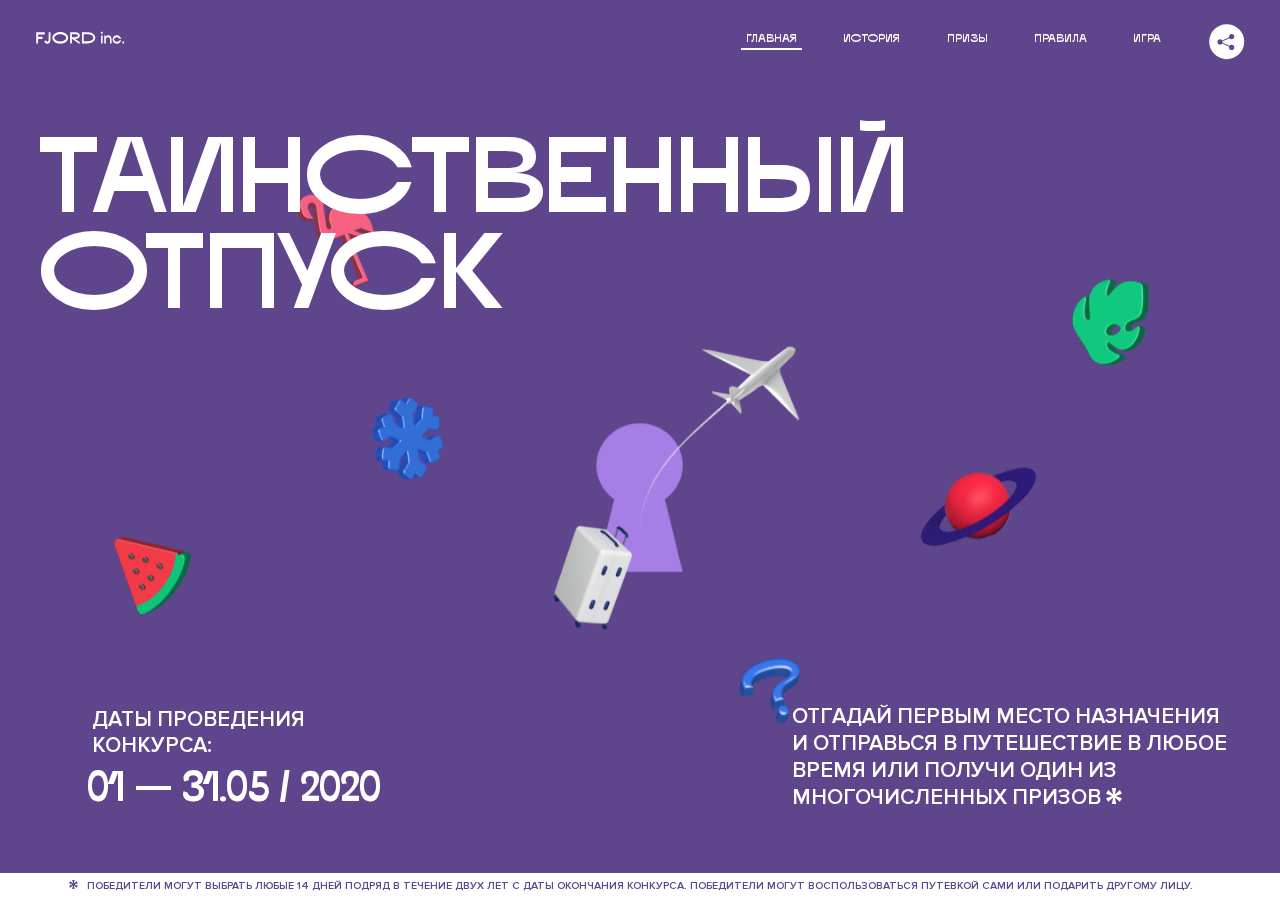
<file: 3/index.html>
<!DOCTYPE html>
<html lang="ru">
<head>
  <meta charset="UTF-8">
  <meta name="description" content="">
  <meta name="viewport" content="width=device-width, initial-scale=1.0">
  <meta http-equiv="X-UA-Compatible" content="ie=edge">
  <title>Mysterious Vacation</title>
  <link rel="stylesheet" href="css/style.min.css">
<link href="css/style.min.css" rel="stylesheet">  <base href="https://htmlacademy-animation.github.io/1658055-magic-vacation-1/3/">
</head>
<body>

  <header class="page-header js-header">
    <div class="page-header__wrapper">
      <a href="#" class="page-header__logo" aria-label="Перейти на страницу FJORD.Inc">
        <svg width="100" height="15" viewBox="0 0 100 15" fill="none" xmlns="http://www.w3.org/2000/svg">
          <path d="M0.26 1.4V14H2.276V8.906H7.334V6.44H2.276V3.848H9.872V1.4H0.26ZM12.733 14.36C15.127 14.36 16.243 12.65 16.243 9.5V1.4H14.263V8.96C14.263 11.21 13.723 11.876 12.733 11.876C11.833 11.876 11.473 11.3 11.347 10.58L9.36702 10.94C9.63702 13.046 10.663 14.36 12.733 14.36ZM18.3918 7.7C18.3918 11.372 22.3878 14.36 27.3198 14.36C32.2518 14.36 36.2478 11.372 36.2478 7.7C36.2478 4.028 32.2518 1.04 27.3198 1.04C22.3878 1.04 18.3918 4.028 18.3918 7.7ZM20.6058 7.7C20.6058 5.378 23.6118 3.524 27.3198 3.524C30.9918 3.524 33.9798 5.378 33.9798 7.7C33.9798 10.004 30.9918 11.858 27.3198 11.858C23.6118 11.858 20.6058 10.004 20.6058 7.7ZM40.403 14V8.906H40.799L49.079 14.702V12.38L44.039 8.906H44.201C47.999 8.906 49.277 7.304 49.277 5.162C49.277 3.092 47.999 1.4 44.201 1.4H38.387V14H40.403ZM43.535 3.722C45.785 3.722 47.045 4.136 47.045 5.432C47.045 6.764 45.785 7.034 43.535 7.034H40.403V3.722H43.535ZM51.6936 1.382V14H57.8676C62.7456 14 66.7236 11.534 66.7236 7.7C66.7236 3.848 62.7456 1.382 57.8676 1.382H51.6936ZM53.7096 11.624V3.722H57.5436C61.5396 3.722 64.4916 5.018 64.4916 7.7C64.4916 10.238 61.5396 11.624 57.5436 11.624H53.7096ZM73.1832 14.018H74.9832V5H73.1832V14.018ZM72.9132 1.976C72.9132 2.57 73.3992 3.092 74.0832 3.092C74.7492 3.092 75.2352 2.57 75.2352 1.976C75.2352 1.382 74.7672 0.805999 74.0832 0.805999C73.3812 0.805999 72.9132 1.382 72.9132 1.976ZM76.7867 14H78.5687V9.104C78.7487 8.006 79.5947 6.962 81.0887 6.962C82.1147 6.962 83.2667 7.448 83.2667 9.554V14H85.0487V9.014C85.0487 6.152 83.2307 4.73 81.3587 4.73C79.9187 4.73 79.0727 5.558 78.5687 6.854V5H76.7867V14ZM90.9898 14.27C93.5098 14.27 95.3818 12.506 95.7238 10.328H94.0498C93.7258 11.3 92.6998 12.02 90.9898 12.02C88.8478 12.02 87.7678 10.922 87.7678 9.59C87.7678 8.24 88.8478 6.962 90.9898 6.962C92.7538 6.962 93.7978 7.844 94.0858 8.924H95.7418C95.4358 6.71 93.6178 4.73 90.9898 4.73C88.0918 4.73 86.1298 7.124 86.1298 9.59C86.1298 12.074 88.1278 14.27 90.9898 14.27ZM97.0693 12.938C97.0693 13.658 97.5553 14.144 98.2753 14.144C98.9953 14.144 99.4813 13.658 99.4813 12.938C99.4813 12.2 98.9953 11.714 98.2753 11.714C97.5553 11.714 97.0693 12.2 97.0693 12.938Z" fill="currentColor"></path>
        </svg>
      </a>
      <button class="page-header__toggler js-menu-toggler" type="button" aria-label="Управление мобильным меню"><span>Меню</span></button>
      <nav class="page-header__nav">
        <div class="page-header__menu js-menu" id="menu">
          <ul>
            <li>
              <a class="js-menu-link" href="#top" data-href="top">главная</a>
            </li>
            <li>
              <a class="js-menu-link" href="#story" data-href="story">история</a>
            </li>
            <li>
              <a class="js-menu-link" href="#prizes" data-href="prizes">призы</a>
            </li>
            <li>
              <a class="js-menu-link" href="#rules" data-href="rules">правила</a>
            </li>
            <li>
              <a class="js-menu-link" href="#game" data-href="game">игра</a>
            </li>
          </ul>
        </div>
        <div class="page-header__social">
          <div class="social-block js-social-block">
            <button class="social-block__toggler" aria-label="Управлять блоком с социальными кнопками">
              <svg width="26" height="22" viewBox="0 0 27 22" fill="none" xmlns="http://www.w3.org/2000/svg">
                <path d="M19.6721 7.43664C21.6273 7.43664 23.213 5.85095 23.213 3.89566C23.213 1.94037 21.6273 0.354675 19.6721 0.354675C17.7168 0.354675 16.1311 1.94037 16.1311 3.89566C16.1311 4.19968 16.1728 4.49178 16.2458 4.77345L7.21751 8.95527C6.57519 8.05214 5.52303 7.46049 4.33078 7.46049C2.37549 7.46049 0.789795 9.04618 0.789795 11.0015C0.789795 12.9568 2.37549 14.5425 4.33078 14.5425C5.52303 14.5425 6.57668 13.9508 7.21751 13.0477L16.2458 17.2295C16.1743 17.5112 16.1311 17.8033 16.1311 18.1073C16.1311 20.0626 17.7168 21.6483 19.6721 21.6483C21.6273 21.6483 23.213 20.0626 23.213 18.1073C23.213 16.152 21.6273 14.5663 19.6721 14.5663C18.4798 14.5663 17.4262 15.158 16.7853 16.0611L7.75701 11.8793C7.82854 11.5976 7.87176 11.3055 7.87176 11.0015C7.87176 10.6974 7.83003 10.4053 7.75701 10.1237L16.7853 5.94186C17.4262 6.84499 18.4783 7.43664 19.6721 7.43664Z" fill="currentColor"></path>
              </svg>
            </button>
            <ul class="social-block__list">
              <li>
                <a class="social-block__link social-block__link--fb" href="#" aria-label="Мы на Facebook">
                  <svg width="8" height="17" viewBox="0 0 8 17" fill="none" xmlns="http://www.w3.org/2000/svg">
                    <path d="M4.24646 16.9899H1.09275L1.05793 8.49828H0V5.30707H1.05793V3.81124C1.05793 1.42084 2.57654 0 5.21735 0H7.41758V3.18585H5.30841C4.28262 3.18585 4.2478 3.48582 4.2478 4.24914V5.30707H7.42964L7.16716 8.49828H4.2478V16.9899H4.24646Z" fill="currentColor"></path>
                  </svg>
                </a>
              </li>
              <li>
                <a class="social-block__link social-block__link--insta" href="#" aria-label="Мы в Instagram">
                  <svg width="15" height="15" viewBox="0 0 15 15" fill="none" xmlns="http://www.w3.org/2000/svg">
                    <path d="M11.0197 0H4.19806C2.14246 0 0.471191 1.66993 0.471191 3.72285V10.5499C0.471191 12.6082 2.14112 14.2727 4.19806 14.2727H11.0197C13.0753 14.2727 14.7466 12.6082 14.7466 10.5499V3.72285C14.7466 1.67127 13.0753 0 11.0197 0ZM11.0197 12.4849H4.19806C3.13076 12.4849 2.26432 11.6158 2.26432 10.5512V3.72419C2.26432 2.65956 3.13076 1.79715 4.19806 1.79715H11.0197C12.087 1.79715 12.9535 2.6609 12.9535 3.72419V10.5512C12.9535 11.6145 12.087 12.4849 11.0197 12.4849Z" fill="currentColor"></path>
                    <path d="M7.60887 3.11084C5.38989 3.11084 3.58203 4.9187 3.58203 7.14036C3.58203 9.35532 5.38989 11.1645 7.60887 11.1645C9.83053 11.1645 11.6357 9.35666 11.6357 7.14036C11.6357 4.9187 9.83053 3.11084 7.60887 3.11084ZM7.60887 9.36871C6.37551 9.36871 5.37784 8.37372 5.37784 7.14036C5.37784 5.90699 6.37551 4.90665 7.60887 4.90665C8.83822 4.90665 9.84259 5.90833 9.84259 7.14036C9.84392 8.37238 8.83822 9.36871 7.60887 9.36871Z" fill="currentColor"></path>
                    <path d="M11.3573 2.35962C10.8256 2.35962 10.3931 2.79752 10.3931 3.32381C10.3931 3.85546 10.8256 4.29336 11.3573 4.29336C11.8862 4.29336 12.3215 3.85546 12.3215 3.32381C12.3215 2.79752 11.8862 2.35962 11.3573 2.35962Z" fill="currentColor"></path>
                  </svg>
                </a>
              </li>
              <li>
                <a class="social-block__link social-block__link--vk" href="#" aria-label="Мы ВКонтакте">
                  <svg width="17" height="10" viewBox="0 0 17 10" fill="none" xmlns="http://www.w3.org/2000/svg">
                    <path d="M14.1234 4.9002C14.1234 4.9002 16.3623 1.72708 16.5866 0.680242C16.6595 0.312285 16.4947 0.103188 16.1069 0.103188C16.1069 0.103188 14.8193 0.103188 14.168 0.103188C13.7235 0.103188 13.5587 0.293278 13.4235 0.579768C13.4235 0.579768 12.3724 2.82553 11.0969 4.24712C10.6861 4.70333 10.4781 4.84318 10.2511 4.84318C10.0646 4.84318 9.98625 4.6911 9.98625 4.27834V0.649016C9.98625 0.147997 9.92545 0.00135496 9.5066 0.00135496H6.39628C6.15578 0.00135496 6.0085 0.134417 6.0085 0.324506C6.0085 0.801084 6.73406 0.908351 6.73406 2.20231V4.87305C6.73406 5.40529 6.70569 5.61575 6.45303 5.61575C5.78016 5.61575 4.19528 3.30618 3.30623 0.678887C3.12923 0.145282 2.93737 0 2.43475 0H0.486409C0.205373 0 0 0.190085 0 0.476576C0 0.991172 0.60666 3.40801 2.99277 6.64358C4.59927 8.8201 6.70569 10 8.60269 10C9.76196 10 10.0416 9.80312 10.0416 9.31432V7.63883C10.0416 7.22607 10.2065 7.04956 10.4429 7.04956C10.7078 7.04956 11.1847 7.13238 12.2805 8.22268C13.5843 9.47862 13.6762 10 14.3896 10H16.5676C16.7919 10 17 9.89273 17 9.52342C17 9.02919 16.3623 8.15343 15.384 7.10659C14.9801 6.56755 14.3302 5.98914 14.1248 5.72301C13.8275 5.40801 13.9154 5.23014 14.1234 4.9002Z" fill="currentColor"></path>
                  </svg>
                </a>
              </li>
            </ul>
          </div>
        </div>
      </nav>
    </div>
  </header>

  <main class="page-content">

    <section class="animation-screen"></section>

    <section class="screen screen--hidden screen--intro js-scrollspy" id="top">
      <div class="screen__wrapper">
        <div class="intro">
          <h1 class="intro__title">Таинственный отпуск</h1>
          <div class="intro__content">
            <div class="intro__info">
              <p class="intro__label">Даты проведения конкурса:</p>
              <p class="intro__date">01 — 31.05 / 2020</p>
            </div>
            <div class="intro__message">
              <p>
                Отгадай первым место назначения и&nbsp;отправься в&nbsp;путешествие в&nbsp;любое время или получи один из многочисленных призов
                <svg width="16" height="16" viewBox="0 0 10 10" fill="none" xmlns="http://www.w3.org/2000/svg">
                  <path d="M0 6.35337L3.90271 4.99012L0 3.64663L1.34615 1.32374L4.44287 4.01073L3.67364 0H6.34615L5.57692 4.01073L8.65385 1.32374L10 3.64663L6.13405 4.99012L10 6.35337L8.65385 8.65651L5.57692 5.98927L6.34615 10H3.67364L4.44287 5.96952L1.34615 8.65651L0 6.35337Z" fill="currentColor"></path>
                </svg>
              </p>
            </div>
          </div>
        </div>
      </div>
      <div class="screen__footer js-footer">
        <button class="screen__footer-enlarge js-footer-toggler" type="button" aria-label="Показать сообщение">
          <svg width="10" height="10" viewBox="0 0 10 10" fill="none" xmlns="http://www.w3.org/2000/svg">
            <path d="M0 6.35337L3.90271 4.99012L0 3.64663L1.34615 1.32374L4.44287 4.01073L3.67364 0H6.34615L5.57692 4.01073L8.65385 1.32374L10 3.64663L6.13405 4.99012L10 6.35337L8.65385 8.65651L5.57692 5.98927L6.34615 10H3.67364L4.44287 5.96952L1.34615 8.65651L0 6.35337Z" fill="currentColor"></path>
          </svg>
        </button>
        <button class="screen__footer-collapse js-footer-toggler" type="button" aria-label="Скрыть сообщение">
          <svg width="13" height="13" viewBox="0 0 13 13" fill="none" xmlns="http://www.w3.org/2000/svg">
            <line x1="12.3536" y1="0.353553" x2="0.738349" y2="11.9688" stroke="currentColor"></line>
            <line x1="0.738319" y1="0.539925" x2="12.3535" y2="12.1551" stroke="currentColor"></line>
          </svg>
        </button>
        <div class="screen__footer-wrapper">
          <div class="screen__footer-announce">
            <p class="screen__footer-label">Даты проведения конкурса:</p>
            <p class="screen__footer-date">01 — 31.05 / 2020</p>
          </div>
          <div class="screen__footer-note">
            <p>
              <svg width="10" height="10" viewBox="0 0 10 10" fill="none" xmlns="http://www.w3.org/2000/svg">
                <path d="M0 6.35337L3.90271 4.99012L0 3.64663L1.34615 1.32374L4.44287 4.01073L3.67364 0H6.34615L5.57692 4.01073L8.65385 1.32374L10 3.64663L6.13405 4.99012L10 6.35337L8.65385 8.65651L5.57692 5.98927L6.34615 10H3.67364L4.44287 5.96952L1.34615 8.65651L0 6.35337Z" fill="currentColor"></path>
              </svg>
              <span>Победители могут выбрать любые 14 дней подряд в&nbsp;течение двух лет с&nbsp;даты окончания конкурса. Победители могут воспользоваться путевкой сами или подарить другому лицу.</span>
            </p>
          </div>
        </div>
      </div>
    </section>

    <section class="screen screen--hidden screen--story js-scrollspy" id="story">

      <div class="slider swiper-container js-slider">

        <div class="swiper-wrapper">

          <div class="slider__item swiper-slide">
            <h2 class="slider__item-title">История</h2>
            <p class="slider__item-text">Джеймс Таргет был основателем компании &laquo;Fjord Inc.&raquo;. С&nbsp;1965 года &laquo;Fjord Inc.&raquo; прославилась надёжными и&nbsp;удобными чемоданами и&nbsp;аксессуарами для туристов.</p>
          </div>

          <div class="slider__item swiper-slide">
            <p class="slider__item-text">Когда Джеймсу было 7&nbsp;лет, в&nbsp;их&nbsp;доме гостил дядюшка и&nbsp;развлекал детей рассказами о&nbsp;своей поездке в&nbsp;место, показавшееся малышу Таргету невероятным. Тогда Джеймс решил, что однажды посетит его, но&nbsp;не&nbsp;будет рассказывать о&nbsp;мечте, пока не&nbsp;осуществит.</p>
          </div>

          <div class="slider__item swiper-slide">
            <p class="slider__item-text">Джеймс Таргет стал увлеченным путешественником. Он&nbsp;посетил 5&nbsp;континентов, 126&nbsp;стран.</p>
          </div>

          <div class="slider__item swiper-slide">
            <p class="slider__item-text">Он&nbsp;сплавлялся по&nbsp;Амазонке и&nbsp;погружался в&nbsp;пещеры Франции, медитировал в&nbsp;горах Тибета и&nbsp;пожимал руку вождя племени Акугауа.</p>
          </div>

          <div class="slider__item swiper-slide">
            <p class="slider__item-text">Из&nbsp;своих поездок Джеймс Таргет привозил идеи, как сделать свои чемоданы &laquo;Fjord Inc.&raquo; удобными и&nbsp;приспособленными к&nbsp;разным дорожным условиям.</p>
          </div>

          <div class="slider__item swiper-slide">
            <p class="slider__item-text">Всё это время Джеймс не&nbsp;оставлял идею поездки своей мечты. Однако, как только он&nbsp;брался за&nbsp;планирование, возникали препятствия, не&nbsp;позволяющие отправиться туда.</p>
          </div>

          <div class="slider__item swiper-slide">
            <p class="slider__item-text">В&nbsp;возрасте 67&nbsp;лет Джеймс Таргет попал под лавину и&nbsp;погиб. В&nbsp;своём завещании он&nbsp;поручил отправить в&nbsp;заветное путешествие трёх смельчаков, единых с&nbsp;ним духом.</p>
          </div>

          <div class="slider__item swiper-slide">
            <p class="slider__item-text">Тех, кто сможет узнать таинственное место, задавая вопросы специально обученному ИИ&nbsp;&laquo;Соне&raquo;, ждет фантастическое путешествие.</p>
          </div>
        </div>
        <div class="slider__controls">
          <button class="slider__control slider__control--prev js-control-prev" type="button" aria-label="Показать предыдущую историю">
            <svg width="12" height="22" viewBox="0 0 12 22" fill="none" xmlns="http://www.w3.org/2000/svg">
              <path d="M11 1L1 11L11 21" stroke="currentColor" stroke-width="2" stroke-linejoin="round"></path>
            </svg>
          </button>
          <button class="slider__control slider__control--next js-control-next" type="button" aria-label="Показать следующую историю">
            <svg width="12" height="22" viewBox="0 0 12 22" fill="none" xmlns="http://www.w3.org/2000/svg">
              <path d="M1 1L11 11L1 21" stroke="currentColor" stroke-width="2" stroke-linejoin="round"></path>
            </svg>
          </button>
        </div>
        <div class="slider__pagination swiper-pagination"></div>
      </div>
      <div class="background-fill-animation"></div>
    </section>

    <section class="screen screen--hidden screen--prizes js-scrollspy" id="prizes">
      <div class="screen__wrapper">
        <div class="prizes">
          <h2 class="prizes__title">ПРизы</h2>
          <div class="prizes__lead">
            <p>Найди ответ и&nbsp;получи один из&nbsp;призов:</p>
          </div>
          <ul class="prizes__list">
            <li class="prizes__item prizes__item--journeys">
              <div class="prizes__icon">
                <picture>
                  <source srcset="img/prize1-mob.svg" media="(orientation: portrait)">
                  <img src="img/prize1.svg" alt="">
                </picture>
              </div>
              <p class="prizes__desc">
                <b>3</b>
                <span>загадочных путешествия</span>
              </p>
            </li>
            <li class="prizes__item prizes__item--cases">
              <div class="prizes__icon">
                <picture>
                  <source srcset="img/prize2-mob.svg" media="(orientation: portrait)">
                  <img src="img/prize2.svg" alt="">
                </picture>
              </div>
              <p class="prizes__desc">
                <b>7</b>
                <span>надежных чемоданов</span>
              </p>
            </li>
            <li class="prizes__item prizes__item--codes">
              <div class="prizes__icon">
                <picture>
                  <source srcset="img/prize3-mob.svg" media="(orientation: portrait)">
                  <img src="img/prize3.svg" alt="">
                </picture>
              </div>
              <p class="prizes__desc">
                <b>900</b>
                <span>
                  промокодов на&nbsp;скидку 15%
                  <svg width="10" height="10" viewBox="0 0 10 10" fill="none" xmlns="http://www.w3.org/2000/svg">
                    <path d="M0 6.35337L3.90271 4.99012L0 3.64663L1.34615 1.32374L4.44287 4.01073L3.67364 0H6.34615L5.57692 4.01073L8.65385 1.32374L10 3.64663L6.13405 4.99012L10 6.35337L8.65385 8.65651L5.57692 5.98927L6.34615 10H3.67364L4.44287 5.96952L1.34615 8.65651L0 6.35337Z" fill="currentColor"></path>
                  </svg>
                </span>
              </p>
            </li>
          </ul>
        </div>
      </div>
      <div class="screen__footer js-footer">
        <button class="screen__footer-enlarge js-footer-toggler" type="button" aria-label="Показать сообщение">
          <svg width="10" height="10" viewBox="0 0 10 10" fill="none" xmlns="http://www.w3.org/2000/svg">
            <path d="M0 6.35337L3.90271 4.99012L0 3.64663L1.34615 1.32374L4.44287 4.01073L3.67364 0H6.34615L5.57692 4.01073L8.65385 1.32374L10 3.64663L6.13405 4.99012L10 6.35337L8.65385 8.65651L5.57692 5.98927L6.34615 10H3.67364L4.44287 5.96952L1.34615 8.65651L0 6.35337Z" fill="currentColor"></path>
          </svg>
        </button>
        <button class="screen__footer-collapse js-footer-toggler" type="button" aria-label="Скрыть сообщение">
          <svg width="13" height="13" viewBox="0 0 13 13" fill="none" xmlns="http://www.w3.org/2000/svg">
            <line x1="12.3536" y1="0.353553" x2="0.738349" y2="11.9688" stroke="currentColor"></line>
            <line x1="0.738319" y1="0.539925" x2="12.3535" y2="12.1551" stroke="currentColor"></line>
          </svg>
        </button>
        <div class="screen__footer-wrapper">
          <div class="screen__footer-announce">
            <p class="screen__footer-label">Даты проведения конкурса:</p>
            <p class="screen__footer-date">01 — 31.05 / 2020</p>
          </div>
          <div class="screen__footer-note">
            <p>
              <svg width="10" height="10" viewBox="0 0 10 10" fill="none" xmlns="http://www.w3.org/2000/svg">
                <path d="M0 6.35337L3.90271 4.99012L0 3.64663L1.34615 1.32374L4.44287 4.01073L3.67364 0H6.34615L5.57692 4.01073L8.65385 1.32374L10 3.64663L6.13405 4.99012L10 6.35337L8.65385 8.65651L5.57692 5.98927L6.34615 10H3.67364L4.44287 5.96952L1.34615 8.65651L0 6.35337Z" fill="currentColor"></path>
              </svg>
              <span>Скидка&nbsp;15% на&nbsp;единоразовое приобретение путёвки с&nbsp;1&nbsp;июня 2020 по&nbsp;31&nbsp;мая 2022&nbsp;года. Суммируется с&nbsp;другими акциями</span>
            </p>
          </div>
        </div>
      </div>
    </section>

    <section class="screen screen--hidden screen--rules js-scrollspy" id="rules">
      <div class="screen__wrapper">
        <div class="rules">
          <h2 class="rules__title">Правила</h2>
          <div class="rules__lead">
            <p>Для того чтобы получить наследство Джеймса Таргета, тебе нужно выведать у&nbsp;&laquo;Сони&raquo;, куда предстоит отправиться тебе в&nbsp;случае победы</p>
          </div>
          <ol class="rules__list">
            <li class="rules__item">
              <p>Тебе отводится <br>5&nbsp;минут</p>
            </li>
            <li class="rules__item">
              <p>Задавай любые вопросы в&nbsp;текстовом поле</p>
            </li>
            <li class="rules__item">
              <p>Нажимай кнопку &laquo;Узнать&raquo;, чтобы получить ответ</p>
            </li>
            <li class="rules__item">
              <p>&laquo;Соня&raquo; может отвечать только&nbsp;Да или Нет</p>
            </li>
          </ol>
          <a href="#game" class="rules__link btn">Погнали!</a>
        </div>
      </div>
      <div class="screen__disclaimer">
        <div class="disclaimer">
          <ul>
            <li>
              <a href="#">Правовая информация</a>
            </li>
            <li>
              <a href="#">Подробные правила</a>
            </li>
          </ul>
        </div>
      </div>
    </section>

    <section class="screen screen--hidden screen--game js-scrollspy" id="game">
      <div class="screen__wrapper">
        <div class="game">
          <div class="game__header">
            <h2 class="game__title">Игра</h2>
            <div class="game__counter">
              <span>05</span>:<span>00</span>
            </div>
          </div>
          <div class="game__body">
            <div class="chat">
              <div class="chat__body js-chat">
                <ul class="chat__list" id="messages"></ul>
              </div>
              <div class="chat__footer">
                <form action="#" method="post" class="form" id="message-form">
                  <label for="message-field" class="visually-hidden">Поле для ввода вопроса</label>
                  <div class="form__field-wrapper">
                    <input type="text" class="form__field" id="message-field">
                </div>
                  <button class="form__button btn">
                    Узнать
                    <svg width="18" height="19" viewBox="0 0 18 19" fill="none" xmlns="http://www.w3.org/2000/svg">
                      <path stroke="currentColor" stroke-width="2" d="M9 19V1"></path>
                      <path d="M1 9l8-8 8 8" stroke="currentColor" stroke-width="2" stroke-linejoin="round"></path>
                    </svg>
                  </button>
                </form>
              </div>
            </div>
          </div>
          <!-- временные кнопки для показа результата -->
          <div class="game__buttons">
            <button class="game__button btn js-show-result" type="button" data-target="result">Положительный результат</button>
            <button class="game__button btn js-show-result" type="button" data-target="result2">Положительный результат - 2</button>
            <button class="game__button btn js-show-result" type="button" data-target="result3">Отрицательный результат</button>
          </div>
        </div>
      </div>
    </section>

    <section class="screen screen--hidden screen--result" id="result">
      <div class="screen__wrapper">
        <div class="result result--trip">
          <div class="result__image">
            <picture>
              <source srcset="img/result1-mob.png 1x, img/result1-mob@2x.png 2x" media="(max-width: 768px) and (orientation: portrait)">
              <img src="img/result1.png" srcset="img/result1@2x.png 2x" alt="">
            </picture>
          </div>
          <h2 class="result__title">
            <span class="visually-hidden">ПОбеда!</span>
            <svg xmlns="http://www.w3.org/2000/svg" viewBox="0 0 568.85 109.24">
              <path d="M16,24.44V92H2.6V8H75V92H61.52V24.44H16Z" transform="translate(-2.1 -1.5)" fill="none" stroke="currentColor"></path>
              <path d="M148.76,5.6c32.88,0,59.52,19.92,59.52,44.4s-26.64,44.4-59.52,44.4S89.24,74.48,89.24,50,115.88,5.6,148.76,5.6Zm0,72.12c24.48,0,44.4-12.36,44.4-27.72s-19.92-27.84-44.4-27.84C124,22.16,104,34.52,104,50S124,77.72,148.76,77.72Z" transform="translate(-2.1 -1.5)" fill="none" stroke="currentColor"></path>
              <path d="M287.36,8V24.44H236v14.4h25.32c25.44,0,34,11.16,34,26.52,0,15.6-8.52,26.64-34,26.64H222.56V8h64.8ZM256.88,76.52c15.12,0,23.52-2,23.52-11.52S272,54.44,256.88,54.44H236V76.52h20.88Z" transform="translate(-2.1 -1.5)" fill="none" stroke="currentColor"></path>
              <path d="M371.47,8V24.44H320.84V41.6h33.6V58h-33.6V75.56h50.64V92H307.4V8h64.08Z" transform="translate(-2.1 -1.5)" fill="none" stroke="currentColor"></path>
              <path d="M382.39,110.24V75.56h7.44c4.56-4.68,7.8-18.36,8.76-56L399,8h48.6V75.56h10v34.68H442.87V92H397v18.24H382.39Zm51.72-34.68V24.44H411.55v3.12c-0.48,22.44-3.24,37.68-7.2,48h29.76Z" transform="translate(-2.1 -1.5)" fill="none" stroke="currentColor"></path>
              <path d="M463.75,92l28-84h27.12l28.08,84H533.47l-7.8-23.52h-37.8L480.07,92H463.75Zm56.64-40L507,11.84,493.51,52h26.88Z" transform="translate(-2.1 -1.5)" fill="none" stroke="currentColor"></path>
              <path d="M554.12,70.4L555.55,2H569l1.44,68.4H554.12Zm8.28,6.36c4.8,0,8,3.24,8,8.16a8,8,0,1,1-16.08,0C554.35,80,557.59,76.76,562.39,76.76Z" transform="translate(-2.1 -1.5)" fill="none" stroke="currentColor"></path>
            </svg>
          </h2>
          <div class="result__text">
            <p>ты&nbsp;отправляешься в&nbsp;Арктику!</p>
          </div>
          <div class="result__form">
            <form action="#" method="post" class="form form--result">
              <label for="email-field" class="form__label">зарегистрируй результат</label>
              <input type="email" class="form__field" id="email-field" placeholder="e-mail для регистации результата и получения приза" required="">
              <button class="form__button btn">
                отправить
                <svg width="18" height="19" viewBox="0 0 18 19" fill="none" xmlns="http://www.w3.org/2000/svg">
                  <path stroke="currentColor" stroke-width="2" d="M9 19V1"></path>
                  <path d="M1 9l8-8 8 8" stroke="currentColor" stroke-width="2" stroke-linejoin="round"></path>
                </svg>
              </button>
            </form>
          </div>
        </div>
      </div>
    </section>

    <section class="screen screen--hidden screen--result" id="result2">
      <div class="screen__wrapper">
        <div class="result result--prize">
          <div class="result__image">
            <picture>
              <source srcset="img/result2-mob.png 1x, img/result2-mob@2x.png 2x" media="(max-width: 768px) and (orientation: portrait)">
              <img src="img/result2.png" srcset="img/result2@2x.png 2x" alt="">
            </picture>
          </div>
          <h2 class="result__title">
            <span class="visually-hidden">ПОбеда!</span>
            <svg xmlns="http://www.w3.org/2000/svg" viewBox="0 0 568.85 109.24">
              <path d="M16,24.44V92H2.6V8H75V92H61.52V24.44H16Z" transform="translate(-2.1 -1.5)" fill="none" stroke="currentColor"></path>
              <path d="M148.76,5.6c32.88,0,59.52,19.92,59.52,44.4s-26.64,44.4-59.52,44.4S89.24,74.48,89.24,50,115.88,5.6,148.76,5.6Zm0,72.12c24.48,0,44.4-12.36,44.4-27.72s-19.92-27.84-44.4-27.84C124,22.16,104,34.52,104,50S124,77.72,148.76,77.72Z" transform="translate(-2.1 -1.5)" fill="none" stroke="currentColor"></path>
              <path d="M287.36,8V24.44H236v14.4h25.32c25.44,0,34,11.16,34,26.52,0,15.6-8.52,26.64-34,26.64H222.56V8h64.8ZM256.88,76.52c15.12,0,23.52-2,23.52-11.52S272,54.44,256.88,54.44H236V76.52h20.88Z" transform="translate(-2.1 -1.5)" fill="none" stroke="currentColor"></path>
              <path d="M371.47,8V24.44H320.84V41.6h33.6V58h-33.6V75.56h50.64V92H307.4V8h64.08Z" transform="translate(-2.1 -1.5)" fill="none" stroke="currentColor"></path>
              <path d="M382.39,110.24V75.56h7.44c4.56-4.68,7.8-18.36,8.76-56L399,8h48.6V75.56h10v34.68H442.87V92H397v18.24H382.39Zm51.72-34.68V24.44H411.55v3.12c-0.48,22.44-3.24,37.68-7.2,48h29.76Z" transform="translate(-2.1 -1.5)" fill="none" stroke="currentColor"></path>
              <path d="M463.75,92l28-84h27.12l28.08,84H533.47l-7.8-23.52h-37.8L480.07,92H463.75Zm56.64-40L507,11.84,493.51,52h26.88Z" transform="translate(-2.1 -1.5)" fill="none" stroke="currentColor"></path>
              <path d="M554.12,70.4L555.55,2H569l1.44,68.4H554.12Zm8.28,6.36c4.8,0,8,3.24,8,8.16a8,8,0,1,1-16.08,0C554.35,80,557.59,76.76,562.39,76.76Z" transform="translate(-2.1 -1.5)" fill="none" stroke="currentColor"></path>
            </svg>
          </h2>
          <div class="result__text">
            <p>чемодан &laquo;Fjord&nbsp;Inc.&raquo;&nbsp;твой</p>
          </div>
          <div class="result__form">
            <form action="#" method="post" class="form form--result">
              <label for="email-field2" class="form__label">зарегистрируй результат</label>
              <input type="email" class="form__field" id="email-field2" placeholder="e-mail для регистации результата и получения приза" required="">
              <button class="form__button btn">
                отправить
                <svg width="18" height="19" viewBox="0 0 18 19" fill="none" xmlns="http://www.w3.org/2000/svg">
                  <path stroke="currentColor" stroke-width="2" d="M9 19V1"></path>
                  <path d="M1 9l8-8 8 8" stroke="currentColor" stroke-width="2" stroke-linejoin="round"></path>
                </svg>
              </button>
            </form>
          </div>
        </div>
      </div>
    </section>

    <section class="screen screen--hidden screen--result" id="result3">
      <div class="screen__wrapper">
        <div class="result result--negative">
          <div class="result__image">
            <picture>
              <source srcset="img/result3-mob.png 1x, img/result3-mob@2x.png 2x" media="(max-width: 768px) and (orientation: portrait)">
              <img src="img/result3.png" srcset="img/result3@2x.png 2x" alt="">
            </picture>
          </div>
          <h2 class="result__title">
            <span class="visually-hidden">Не угадал!</span>
            <svg xmlns="http://www.w3.org/2000/svg" viewBox="0 0 660.77 109.24">
              <path d="M2.66,92V8H16.1V42.2H53.3V8H66.74V92H53.3V58.64H16.1V92H2.66Z" transform="translate(-2.16 -1.5)" fill="none" stroke="currentColor"></path>
              <path d="M147.62,8V24.44H97V41.6h33.6V58H97V75.56h50.64V92H83.54V8h64.08Z" transform="translate(-2.16 -1.5)" fill="none" stroke="currentColor"></path>
              <path d="M199.22,8l20.52,42.36L235.34,8h16.44l-31,84H204.38l9.48-25.92L185.78,8h13.44Z" transform="translate(-2.16 -1.5)" fill="none" stroke="currentColor"></path>
              <path d="M273.74,24.44V92H260.3V8h50.16V24.44H273.74Z" transform="translate(-2.16 -1.5)" fill="none" stroke="currentColor"></path>
              <path d="M307.1,92l28-84h27.12l28.08,84H376.82L369,68.48h-37.8L323.42,92H307.1Zm56.64-40L350.3,11.84,336.86,52h26.88Z" transform="translate(-2.16 -1.5)" fill="none" stroke="currentColor"></path>
              <path d="M396.38,110.24V75.56h7.44c4.56-4.68,7.8-18.36,8.76-56L412.94,8h48.6V75.56h10v34.68H456.86V92H411v18.24H396.38ZM448.1,75.56V24.44H425.54v3.12c-0.48,22.44-3.24,37.68-7.2,48H448.1Z" transform="translate(-2.16 -1.5)" fill="none" stroke="currentColor"></path>
              <path d="M477.74,92l28-84h27.12L560.9,92H547.46l-7.8-23.52h-37.8L494.06,92H477.74Zm56.64-40-13.44-40.2L507.5,52h26.88Z" transform="translate(-2.16 -1.5)" fill="none" stroke="currentColor"></path>
              <path d="M568.7,76.88a13.77,13.77,0,0,0,5,1c6.6,0,10.44-6.24,12-58.32L586.22,8h46.2V92H619V24.44H598.82l-0.12,3.12C597.14,81,589,94.4,573.74,94.4a28.55,28.55,0,0,1-6.72-.84Z" transform="translate(-2.16 -1.5)" fill="none" stroke="currentColor"></path>
              <path d="M646.1,70.4L647.54,2H661l1.44,68.4H646.1Zm8.28,6.36c4.8,0,8,3.24,8,8.16a8,8,0,0,1-16.08,0C646.34,80,649.58,76.76,654.38,76.76Z" transform="translate(-2.16 -1.5)" fill="none" stroke="currentColor"></path>
            </svg>
          </h2>
          <button class="result__button js-play" type="button">
            не сдавайся!
            <span>
              <svg width="27" height="22" viewBox="0 0 27 22" fill="none" xmlns="http://www.w3.org/2000/svg">
                <path d="M10.6899 1.47998C5.42992 1.47998 1.16992 5.73998 1.16992 11C1.16992 16.26 5.42992 20.52 10.6899 20.52C15.9499 20.52 20.2099 16.26 20.2099 11V7.13998" stroke="currentColor" stroke-width="2" stroke-miterlimit="10"></path>
                <path d="M15.1099 12.5099L20.1499 7.13989L25.3099 12.6299" stroke="currentColor" stroke-width="2" stroke-miterlimit="10" stroke-linejoin="round"></path>
              </svg>
            </span>
          </button>
        </div>
      </div>
    </section>
  </main>

<script src="js/script.js"></script></body>
</html>
</file>
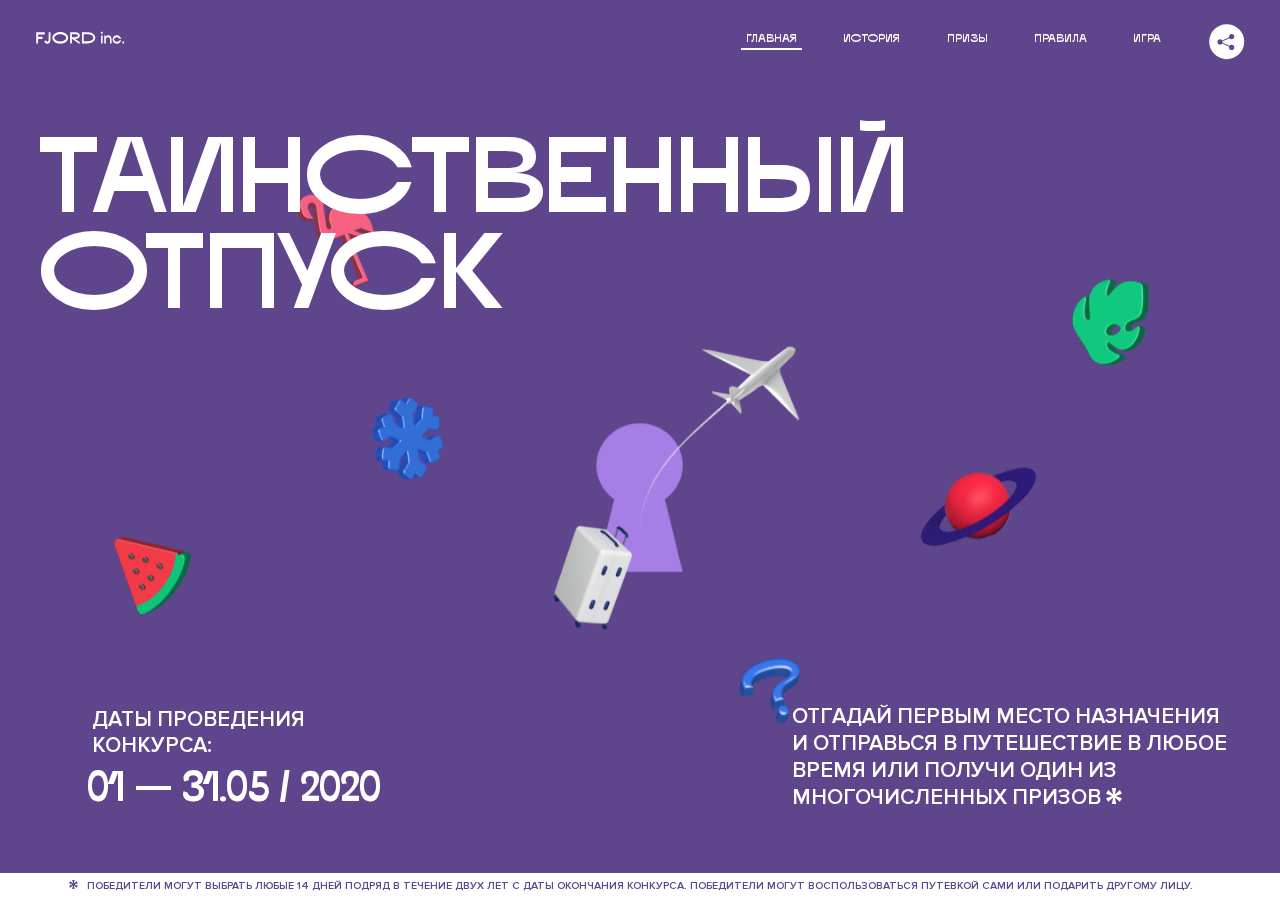
<file: 4/index.html>
<!DOCTYPE html>
<html lang="ru">
<head>
  <meta charset="UTF-8">
  <meta name="description" content="">
  <meta name="viewport" content="width=device-width, initial-scale=1.0">
  <meta http-equiv="X-UA-Compatible" content="ie=edge">
  <title>Mysterious Vacation</title>
  <link rel="stylesheet" href="css/style.min.css">
<link href="css/style.min.css" rel="stylesheet">  <base href="https://htmlacademy-animation.github.io/1658055-magic-vacation-1/4/">
</head>
<body>

  <header class="page-header js-header">
    <div class="page-header__wrapper">
      <a href="#" class="page-header__logo" aria-label="Перейти на страницу FJORD.Inc">
        <svg width="100" height="15" viewBox="0 0 100 15" fill="none" xmlns="http://www.w3.org/2000/svg">
          <path d="M0.26 1.4V14H2.276V8.906H7.334V6.44H2.276V3.848H9.872V1.4H0.26ZM12.733 14.36C15.127 14.36 16.243 12.65 16.243 9.5V1.4H14.263V8.96C14.263 11.21 13.723 11.876 12.733 11.876C11.833 11.876 11.473 11.3 11.347 10.58L9.36702 10.94C9.63702 13.046 10.663 14.36 12.733 14.36ZM18.3918 7.7C18.3918 11.372 22.3878 14.36 27.3198 14.36C32.2518 14.36 36.2478 11.372 36.2478 7.7C36.2478 4.028 32.2518 1.04 27.3198 1.04C22.3878 1.04 18.3918 4.028 18.3918 7.7ZM20.6058 7.7C20.6058 5.378 23.6118 3.524 27.3198 3.524C30.9918 3.524 33.9798 5.378 33.9798 7.7C33.9798 10.004 30.9918 11.858 27.3198 11.858C23.6118 11.858 20.6058 10.004 20.6058 7.7ZM40.403 14V8.906H40.799L49.079 14.702V12.38L44.039 8.906H44.201C47.999 8.906 49.277 7.304 49.277 5.162C49.277 3.092 47.999 1.4 44.201 1.4H38.387V14H40.403ZM43.535 3.722C45.785 3.722 47.045 4.136 47.045 5.432C47.045 6.764 45.785 7.034 43.535 7.034H40.403V3.722H43.535ZM51.6936 1.382V14H57.8676C62.7456 14 66.7236 11.534 66.7236 7.7C66.7236 3.848 62.7456 1.382 57.8676 1.382H51.6936ZM53.7096 11.624V3.722H57.5436C61.5396 3.722 64.4916 5.018 64.4916 7.7C64.4916 10.238 61.5396 11.624 57.5436 11.624H53.7096ZM73.1832 14.018H74.9832V5H73.1832V14.018ZM72.9132 1.976C72.9132 2.57 73.3992 3.092 74.0832 3.092C74.7492 3.092 75.2352 2.57 75.2352 1.976C75.2352 1.382 74.7672 0.805999 74.0832 0.805999C73.3812 0.805999 72.9132 1.382 72.9132 1.976ZM76.7867 14H78.5687V9.104C78.7487 8.006 79.5947 6.962 81.0887 6.962C82.1147 6.962 83.2667 7.448 83.2667 9.554V14H85.0487V9.014C85.0487 6.152 83.2307 4.73 81.3587 4.73C79.9187 4.73 79.0727 5.558 78.5687 6.854V5H76.7867V14ZM90.9898 14.27C93.5098 14.27 95.3818 12.506 95.7238 10.328H94.0498C93.7258 11.3 92.6998 12.02 90.9898 12.02C88.8478 12.02 87.7678 10.922 87.7678 9.59C87.7678 8.24 88.8478 6.962 90.9898 6.962C92.7538 6.962 93.7978 7.844 94.0858 8.924H95.7418C95.4358 6.71 93.6178 4.73 90.9898 4.73C88.0918 4.73 86.1298 7.124 86.1298 9.59C86.1298 12.074 88.1278 14.27 90.9898 14.27ZM97.0693 12.938C97.0693 13.658 97.5553 14.144 98.2753 14.144C98.9953 14.144 99.4813 13.658 99.4813 12.938C99.4813 12.2 98.9953 11.714 98.2753 11.714C97.5553 11.714 97.0693 12.2 97.0693 12.938Z" fill="currentColor"></path>
        </svg>
      </a>
      <button class="page-header__toggler js-menu-toggler" type="button" aria-label="Управление мобильным меню"><span>Меню</span></button>
      <nav class="page-header__nav">
        <div class="page-header__menu js-menu" id="menu">
          <ul>
            <li>
              <a class="js-menu-link" href="#top" data-href="top">главная</a>
            </li>
            <li>
              <a class="js-menu-link" href="#story" data-href="story">история</a>
            </li>
            <li>
              <a class="js-menu-link" href="#prizes" data-href="prizes">призы</a>
            </li>
            <li>
              <a class="js-menu-link" href="#rules" data-href="rules">правила</a>
            </li>
            <li>
              <a class="js-menu-link" href="#game" data-href="game">игра</a>
            </li>
          </ul>
        </div>
        <div class="page-header__social">
          <div class="social-block js-social-block">
            <button class="social-block__toggler" aria-label="Управлять блоком с социальными кнопками">
              <svg width="26" height="22" viewBox="0 0 27 22" fill="none" xmlns="http://www.w3.org/2000/svg">
                <path d="M19.6721 7.43664C21.6273 7.43664 23.213 5.85095 23.213 3.89566C23.213 1.94037 21.6273 0.354675 19.6721 0.354675C17.7168 0.354675 16.1311 1.94037 16.1311 3.89566C16.1311 4.19968 16.1728 4.49178 16.2458 4.77345L7.21751 8.95527C6.57519 8.05214 5.52303 7.46049 4.33078 7.46049C2.37549 7.46049 0.789795 9.04618 0.789795 11.0015C0.789795 12.9568 2.37549 14.5425 4.33078 14.5425C5.52303 14.5425 6.57668 13.9508 7.21751 13.0477L16.2458 17.2295C16.1743 17.5112 16.1311 17.8033 16.1311 18.1073C16.1311 20.0626 17.7168 21.6483 19.6721 21.6483C21.6273 21.6483 23.213 20.0626 23.213 18.1073C23.213 16.152 21.6273 14.5663 19.6721 14.5663C18.4798 14.5663 17.4262 15.158 16.7853 16.0611L7.75701 11.8793C7.82854 11.5976 7.87176 11.3055 7.87176 11.0015C7.87176 10.6974 7.83003 10.4053 7.75701 10.1237L16.7853 5.94186C17.4262 6.84499 18.4783 7.43664 19.6721 7.43664Z" fill="currentColor"></path>
              </svg>
            </button>
            <ul class="social-block__list">
              <li>
                <a class="social-block__link social-block__link--fb" href="#" aria-label="Мы на Facebook">
                  <svg width="8" height="17" viewBox="0 0 8 17" fill="none" xmlns="http://www.w3.org/2000/svg">
                    <path d="M4.24646 16.9899H1.09275L1.05793 8.49828H0V5.30707H1.05793V3.81124C1.05793 1.42084 2.57654 0 5.21735 0H7.41758V3.18585H5.30841C4.28262 3.18585 4.2478 3.48582 4.2478 4.24914V5.30707H7.42964L7.16716 8.49828H4.2478V16.9899H4.24646Z" fill="currentColor"></path>
                  </svg>
                </a>
              </li>
              <li>
                <a class="social-block__link social-block__link--insta" href="#" aria-label="Мы в Instagram">
                  <svg width="15" height="15" viewBox="0 0 15 15" fill="none" xmlns="http://www.w3.org/2000/svg">
                    <path d="M11.0197 0H4.19806C2.14246 0 0.471191 1.66993 0.471191 3.72285V10.5499C0.471191 12.6082 2.14112 14.2727 4.19806 14.2727H11.0197C13.0753 14.2727 14.7466 12.6082 14.7466 10.5499V3.72285C14.7466 1.67127 13.0753 0 11.0197 0ZM11.0197 12.4849H4.19806C3.13076 12.4849 2.26432 11.6158 2.26432 10.5512V3.72419C2.26432 2.65956 3.13076 1.79715 4.19806 1.79715H11.0197C12.087 1.79715 12.9535 2.6609 12.9535 3.72419V10.5512C12.9535 11.6145 12.087 12.4849 11.0197 12.4849Z" fill="currentColor"></path>
                    <path d="M7.60887 3.11084C5.38989 3.11084 3.58203 4.9187 3.58203 7.14036C3.58203 9.35532 5.38989 11.1645 7.60887 11.1645C9.83053 11.1645 11.6357 9.35666 11.6357 7.14036C11.6357 4.9187 9.83053 3.11084 7.60887 3.11084ZM7.60887 9.36871C6.37551 9.36871 5.37784 8.37372 5.37784 7.14036C5.37784 5.90699 6.37551 4.90665 7.60887 4.90665C8.83822 4.90665 9.84259 5.90833 9.84259 7.14036C9.84392 8.37238 8.83822 9.36871 7.60887 9.36871Z" fill="currentColor"></path>
                    <path d="M11.3573 2.35962C10.8256 2.35962 10.3931 2.79752 10.3931 3.32381C10.3931 3.85546 10.8256 4.29336 11.3573 4.29336C11.8862 4.29336 12.3215 3.85546 12.3215 3.32381C12.3215 2.79752 11.8862 2.35962 11.3573 2.35962Z" fill="currentColor"></path>
                  </svg>
                </a>
              </li>
              <li>
                <a class="social-block__link social-block__link--vk" href="#" aria-label="Мы ВКонтакте">
                  <svg width="17" height="10" viewBox="0 0 17 10" fill="none" xmlns="http://www.w3.org/2000/svg">
                    <path d="M14.1234 4.9002C14.1234 4.9002 16.3623 1.72708 16.5866 0.680242C16.6595 0.312285 16.4947 0.103188 16.1069 0.103188C16.1069 0.103188 14.8193 0.103188 14.168 0.103188C13.7235 0.103188 13.5587 0.293278 13.4235 0.579768C13.4235 0.579768 12.3724 2.82553 11.0969 4.24712C10.6861 4.70333 10.4781 4.84318 10.2511 4.84318C10.0646 4.84318 9.98625 4.6911 9.98625 4.27834V0.649016C9.98625 0.147997 9.92545 0.00135496 9.5066 0.00135496H6.39628C6.15578 0.00135496 6.0085 0.134417 6.0085 0.324506C6.0085 0.801084 6.73406 0.908351 6.73406 2.20231V4.87305C6.73406 5.40529 6.70569 5.61575 6.45303 5.61575C5.78016 5.61575 4.19528 3.30618 3.30623 0.678887C3.12923 0.145282 2.93737 0 2.43475 0H0.486409C0.205373 0 0 0.190085 0 0.476576C0 0.991172 0.60666 3.40801 2.99277 6.64358C4.59927 8.8201 6.70569 10 8.60269 10C9.76196 10 10.0416 9.80312 10.0416 9.31432V7.63883C10.0416 7.22607 10.2065 7.04956 10.4429 7.04956C10.7078 7.04956 11.1847 7.13238 12.2805 8.22268C13.5843 9.47862 13.6762 10 14.3896 10H16.5676C16.7919 10 17 9.89273 17 9.52342C17 9.02919 16.3623 8.15343 15.384 7.10659C14.9801 6.56755 14.3302 5.98914 14.1248 5.72301C13.8275 5.40801 13.9154 5.23014 14.1234 4.9002Z" fill="currentColor"></path>
                  </svg>
                </a>
              </li>
            </ul>
          </div>
        </div>
      </nav>
    </div>
  </header>

  <main class="page-content">

    <section class="animation-screen"></section>

    <section class="screen screen--hidden screen--intro js-scrollspy" id="top">
      <div class="screen__wrapper">
        <div class="intro">
          <h1 class="intro__title">Таинственный отпуск</h1>
          <div class="intro__content">
            <div class="intro__info">
              <p class="intro__label">Даты проведения конкурса:</p>
              <p class="intro__date">01 — 31.05 / 2020</p>
            </div>
            <div class="intro__message">
              <p>
                Отгадай первым место назначения и&nbsp;отправься в&nbsp;путешествие в&nbsp;любое время или получи один из многочисленных призов
                <svg width="16" height="16" viewBox="0 0 10 10" fill="none" xmlns="http://www.w3.org/2000/svg">
                  <path d="M0 6.35337L3.90271 4.99012L0 3.64663L1.34615 1.32374L4.44287 4.01073L3.67364 0H6.34615L5.57692 4.01073L8.65385 1.32374L10 3.64663L6.13405 4.99012L10 6.35337L8.65385 8.65651L5.57692 5.98927L6.34615 10H3.67364L4.44287 5.96952L1.34615 8.65651L0 6.35337Z" fill="currentColor"></path>
                </svg>
              </p>
            </div>
          </div>
        </div>
      </div>
      <div class="screen__footer js-footer">
        <button class="screen__footer-enlarge js-footer-toggler" type="button" aria-label="Показать сообщение">
          <svg width="10" height="10" viewBox="0 0 10 10" fill="none" xmlns="http://www.w3.org/2000/svg">
            <path d="M0 6.35337L3.90271 4.99012L0 3.64663L1.34615 1.32374L4.44287 4.01073L3.67364 0H6.34615L5.57692 4.01073L8.65385 1.32374L10 3.64663L6.13405 4.99012L10 6.35337L8.65385 8.65651L5.57692 5.98927L6.34615 10H3.67364L4.44287 5.96952L1.34615 8.65651L0 6.35337Z" fill="currentColor"></path>
          </svg>
        </button>
        <button class="screen__footer-collapse js-footer-toggler" type="button" aria-label="Скрыть сообщение">
          <svg width="13" height="13" viewBox="0 0 13 13" fill="none" xmlns="http://www.w3.org/2000/svg">
            <line x1="12.3536" y1="0.353553" x2="0.738349" y2="11.9688" stroke="currentColor"></line>
            <line x1="0.738319" y1="0.539925" x2="12.3535" y2="12.1551" stroke="currentColor"></line>
          </svg>
        </button>
        <div class="screen__footer-wrapper">
          <div class="screen__footer-announce">
            <p class="screen__footer-label">Даты проведения конкурса:</p>
            <p class="screen__footer-date">01 — 31.05 / 2020</p>
          </div>
          <div class="screen__footer-note">
            <p>
              <svg width="10" height="10" viewBox="0 0 10 10" fill="none" xmlns="http://www.w3.org/2000/svg">
                <path d="M0 6.35337L3.90271 4.99012L0 3.64663L1.34615 1.32374L4.44287 4.01073L3.67364 0H6.34615L5.57692 4.01073L8.65385 1.32374L10 3.64663L6.13405 4.99012L10 6.35337L8.65385 8.65651L5.57692 5.98927L6.34615 10H3.67364L4.44287 5.96952L1.34615 8.65651L0 6.35337Z" fill="currentColor"></path>
              </svg>
              <span>Победители могут выбрать любые 14 дней подряд в&nbsp;течение двух лет с&nbsp;даты окончания конкурса. Победители могут воспользоваться путевкой сами или подарить другому лицу.</span>
            </p>
          </div>
        </div>
      </div>
    </section>

    <section class="screen screen--hidden screen--story js-scrollspy" id="story">

      <div class="slider swiper-container js-slider">

        <div class="swiper-wrapper">

          <div class="slider__item swiper-slide">
            <h2 class="slider__item-title">История</h2>
            <p class="slider__item-text">Джеймс Таргет был основателем компании &laquo;Fjord Inc.&raquo;. С&nbsp;1965 года &laquo;Fjord Inc.&raquo; прославилась надёжными и&nbsp;удобными чемоданами и&nbsp;аксессуарами для туристов.</p>
          </div>

          <div class="slider__item swiper-slide">
            <p class="slider__item-text">Когда Джеймсу было 7&nbsp;лет, в&nbsp;их&nbsp;доме гостил дядюшка и&nbsp;развлекал детей рассказами о&nbsp;своей поездке в&nbsp;место, показавшееся малышу Таргету невероятным. Тогда Джеймс решил, что однажды посетит его, но&nbsp;не&nbsp;будет рассказывать о&nbsp;мечте, пока не&nbsp;осуществит.</p>
          </div>

          <div class="slider__item swiper-slide">
            <p class="slider__item-text">Джеймс Таргет стал увлеченным путешественником. Он&nbsp;посетил 5&nbsp;континентов, 126&nbsp;стран.</p>
          </div>

          <div class="slider__item swiper-slide">
            <p class="slider__item-text">Он&nbsp;сплавлялся по&nbsp;Амазонке и&nbsp;погружался в&nbsp;пещеры Франции, медитировал в&nbsp;горах Тибета и&nbsp;пожимал руку вождя племени Акугауа.</p>
          </div>

          <div class="slider__item swiper-slide">
            <p class="slider__item-text">Из&nbsp;своих поездок Джеймс Таргет привозил идеи, как сделать свои чемоданы &laquo;Fjord Inc.&raquo; удобными и&nbsp;приспособленными к&nbsp;разным дорожным условиям.</p>
          </div>

          <div class="slider__item swiper-slide">
            <p class="slider__item-text">Всё это время Джеймс не&nbsp;оставлял идею поездки своей мечты. Однако, как только он&nbsp;брался за&nbsp;планирование, возникали препятствия, не&nbsp;позволяющие отправиться туда.</p>
          </div>

          <div class="slider__item swiper-slide">
            <p class="slider__item-text">В&nbsp;возрасте 67&nbsp;лет Джеймс Таргет попал под лавину и&nbsp;погиб. В&nbsp;своём завещании он&nbsp;поручил отправить в&nbsp;заветное путешествие трёх смельчаков, единых с&nbsp;ним духом.</p>
          </div>

          <div class="slider__item swiper-slide">
            <p class="slider__item-text">Тех, кто сможет узнать таинственное место, задавая вопросы специально обученному ИИ&nbsp;&laquo;Соне&raquo;, ждет фантастическое путешествие.</p>
          </div>
        </div>
        <div class="slider__controls">
          <button class="slider__control slider__control--prev js-control-prev" type="button" aria-label="Показать предыдущую историю">
            <svg width="12" height="22" viewBox="0 0 12 22" fill="none" xmlns="http://www.w3.org/2000/svg">
              <path d="M11 1L1 11L11 21" stroke="currentColor" stroke-width="2" stroke-linejoin="round"></path>
            </svg>
          </button>
          <button class="slider__control slider__control--next js-control-next" type="button" aria-label="Показать следующую историю">
            <svg width="12" height="22" viewBox="0 0 12 22" fill="none" xmlns="http://www.w3.org/2000/svg">
              <path d="M1 1L11 11L1 21" stroke="currentColor" stroke-width="2" stroke-linejoin="round"></path>
            </svg>
          </button>
        </div>
        <div class="slider__pagination swiper-pagination"></div>
      </div>
      <div class="background-fill-animation"></div>
    </section>

    <section class="screen screen--hidden screen--prizes js-scrollspy" id="prizes">
      <div class="screen__wrapper">
        <div class="prizes">
          <h2 class="prizes__title">ПРизы</h2>
          <div class="prizes__lead">
            <p>Найди ответ и&nbsp;получи один из&nbsp;призов:</p>
          </div>
          <ul class="prizes__list">
            <li class="prizes__item prizes__item--journeys">
              <div class="prizes__icon">
                <picture>
                  <source srcset="img/prize1-mob.svg" media="(orientation: portrait)">
                  <img src="img/prize1.svg" alt="">
                </picture>
              </div>
              <p class="prizes__desc">
                <b>3</b>
                <span>загадочных путешествия</span>
              </p>
            </li>
            <li class="prizes__item prizes__item--cases">
              <div class="prizes__icon">
                <picture>
                  <source srcset="img/prize2-mob.svg" media="(orientation: portrait)">
                  <img src="img/prize2.svg" alt="">
                </picture>
              </div>
              <p class="prizes__desc">
                <b>7</b>
                <span>надежных чемоданов</span>
              </p>
            </li>
            <li class="prizes__item prizes__item--codes">
              <div class="prizes__icon">
                <picture>
                  <source srcset="img/prize3-mob.svg" media="(orientation: portrait)">
                  <img src="img/prize3.svg" alt="">
                </picture>
              </div>
              <p class="prizes__desc">
                <b>900</b>
                <span>
                  промокодов на&nbsp;скидку 15%
                  <svg width="10" height="10" viewBox="0 0 10 10" fill="none" xmlns="http://www.w3.org/2000/svg">
                    <path d="M0 6.35337L3.90271 4.99012L0 3.64663L1.34615 1.32374L4.44287 4.01073L3.67364 0H6.34615L5.57692 4.01073L8.65385 1.32374L10 3.64663L6.13405 4.99012L10 6.35337L8.65385 8.65651L5.57692 5.98927L6.34615 10H3.67364L4.44287 5.96952L1.34615 8.65651L0 6.35337Z" fill="currentColor"></path>
                  </svg>
                </span>
              </p>
            </li>
          </ul>
        </div>
      </div>
      <div class="screen__footer js-footer">
        <button class="screen__footer-enlarge js-footer-toggler" type="button" aria-label="Показать сообщение">
          <svg width="10" height="10" viewBox="0 0 10 10" fill="none" xmlns="http://www.w3.org/2000/svg">
            <path d="M0 6.35337L3.90271 4.99012L0 3.64663L1.34615 1.32374L4.44287 4.01073L3.67364 0H6.34615L5.57692 4.01073L8.65385 1.32374L10 3.64663L6.13405 4.99012L10 6.35337L8.65385 8.65651L5.57692 5.98927L6.34615 10H3.67364L4.44287 5.96952L1.34615 8.65651L0 6.35337Z" fill="currentColor"></path>
          </svg>
        </button>
        <button class="screen__footer-collapse js-footer-toggler" type="button" aria-label="Скрыть сообщение">
          <svg width="13" height="13" viewBox="0 0 13 13" fill="none" xmlns="http://www.w3.org/2000/svg">
            <line x1="12.3536" y1="0.353553" x2="0.738349" y2="11.9688" stroke="currentColor"></line>
            <line x1="0.738319" y1="0.539925" x2="12.3535" y2="12.1551" stroke="currentColor"></line>
          </svg>
        </button>
        <div class="screen__footer-wrapper">
          <div class="screen__footer-announce">
            <p class="screen__footer-label">Даты проведения конкурса:</p>
            <p class="screen__footer-date">01 — 31.05 / 2020</p>
          </div>
          <div class="screen__footer-note">
            <p>
              <svg width="10" height="10" viewBox="0 0 10 10" fill="none" xmlns="http://www.w3.org/2000/svg">
                <path d="M0 6.35337L3.90271 4.99012L0 3.64663L1.34615 1.32374L4.44287 4.01073L3.67364 0H6.34615L5.57692 4.01073L8.65385 1.32374L10 3.64663L6.13405 4.99012L10 6.35337L8.65385 8.65651L5.57692 5.98927L6.34615 10H3.67364L4.44287 5.96952L1.34615 8.65651L0 6.35337Z" fill="currentColor"></path>
              </svg>
              <span>Скидка&nbsp;15% на&nbsp;единоразовое приобретение путёвки с&nbsp;1&nbsp;июня 2020 по&nbsp;31&nbsp;мая 2022&nbsp;года. Суммируется с&nbsp;другими акциями</span>
            </p>
          </div>
        </div>
      </div>
    </section>

    <section class="screen screen--hidden screen--rules js-scrollspy" id="rules">
      <div class="screen__wrapper">
        <div class="rules">
          <h2 class="rules__title">Правила</h2>
          <div class="rules__lead">
            <p>Для того чтобы получить наследство Джеймса Таргета, тебе нужно выведать у&nbsp;&laquo;Сони&raquo;, куда предстоит отправиться тебе в&nbsp;случае победы</p>
          </div>
          <ol class="rules__list">
            <li class="rules__item">
              <p>Тебе отводится <br>5&nbsp;минут</p>
            </li>
            <li class="rules__item">
              <p>Задавай любые вопросы в&nbsp;текстовом поле</p>
            </li>
            <li class="rules__item">
              <p>Нажимай кнопку &laquo;Узнать&raquo;, чтобы получить ответ</p>
            </li>
            <li class="rules__item">
              <p>&laquo;Соня&raquo; может отвечать только&nbsp;Да или Нет</p>
            </li>
          </ol>
          <a href="#game" class="rules__link btn">Погнали!</a>
        </div>
      </div>
      <div class="screen__disclaimer">
        <div class="disclaimer">
          <ul>
            <li>
              <a href="#">Правовая информация</a>
            </li>
            <li>
              <a href="#">Подробные правила</a>
            </li>
          </ul>
        </div>
      </div>
    </section>

    <section class="screen screen--hidden screen--game js-scrollspy" id="game">
      <div class="screen__wrapper">
        <div class="game">
          <div class="game__header">
            <h2 class="game__title">Игра</h2>
            <div class="game__counter">
              <span>05</span>:<span>00</span>
            </div>
          </div>
          <div class="game__body">
            <div class="chat">
              <div class="chat__body js-chat">
                <ul class="chat__list" id="messages"></ul>
              </div>
              <div class="chat__footer">
                <form action="#" method="post" class="form" id="message-form">
                  <label for="message-field" class="visually-hidden">Поле для ввода вопроса</label>
                  <div class="form__field-wrapper">
                    <input type="text" class="form__field" id="message-field">
                </div>
                  <button class="form__button btn">
                    Узнать
                    <svg width="18" height="19" viewBox="0 0 18 19" fill="none" xmlns="http://www.w3.org/2000/svg">
                      <path stroke="currentColor" stroke-width="2" d="M9 19V1"></path>
                      <path d="M1 9l8-8 8 8" stroke="currentColor" stroke-width="2" stroke-linejoin="round"></path>
                    </svg>
                  </button>
                </form>
              </div>
            </div>
          </div>
          <!-- временные кнопки для показа результата -->
          <div class="game__buttons">
            <button class="game__button btn js-show-result" type="button" data-target="result">Положительный результат</button>
            <button class="game__button btn js-show-result" type="button" data-target="result2">Положительный результат - 2</button>
            <button class="game__button btn js-show-result" type="button" data-target="result3">Отрицательный результат</button>
          </div>
        </div>
      </div>
    </section>

    <section class="screen screen--hidden screen--result" id="result">
      <div class="screen__wrapper">
        <div class="result result--trip">
          <div class="result__image">
            <picture>
              <source srcset="img/result1-mob.png 1x, img/result1-mob@2x.png 2x" media="(max-width: 768px) and (orientation: portrait)">
              <img src="img/result1.png" srcset="img/result1@2x.png 2x" alt="">
            </picture>
          </div>
          <h2 class="result__title">
            <span class="visually-hidden">ПОбеда!</span>
            <svg xmlns="http://www.w3.org/2000/svg" viewBox="0 0 568.85 109.24">
              <path d="M16,24.44V92H2.6V8H75V92H61.52V24.44H16Z" transform="translate(-2.1 -1.5)" fill="none" stroke="currentColor"></path>
              <path d="M148.76,5.6c32.88,0,59.52,19.92,59.52,44.4s-26.64,44.4-59.52,44.4S89.24,74.48,89.24,50,115.88,5.6,148.76,5.6Zm0,72.12c24.48,0,44.4-12.36,44.4-27.72s-19.92-27.84-44.4-27.84C124,22.16,104,34.52,104,50S124,77.72,148.76,77.72Z" transform="translate(-2.1 -1.5)" fill="none" stroke="currentColor"></path>
              <path d="M287.36,8V24.44H236v14.4h25.32c25.44,0,34,11.16,34,26.52,0,15.6-8.52,26.64-34,26.64H222.56V8h64.8ZM256.88,76.52c15.12,0,23.52-2,23.52-11.52S272,54.44,256.88,54.44H236V76.52h20.88Z" transform="translate(-2.1 -1.5)" fill="none" stroke="currentColor"></path>
              <path d="M371.47,8V24.44H320.84V41.6h33.6V58h-33.6V75.56h50.64V92H307.4V8h64.08Z" transform="translate(-2.1 -1.5)" fill="none" stroke="currentColor"></path>
              <path d="M382.39,110.24V75.56h7.44c4.56-4.68,7.8-18.36,8.76-56L399,8h48.6V75.56h10v34.68H442.87V92H397v18.24H382.39Zm51.72-34.68V24.44H411.55v3.12c-0.48,22.44-3.24,37.68-7.2,48h29.76Z" transform="translate(-2.1 -1.5)" fill="none" stroke="currentColor"></path>
              <path d="M463.75,92l28-84h27.12l28.08,84H533.47l-7.8-23.52h-37.8L480.07,92H463.75Zm56.64-40L507,11.84,493.51,52h26.88Z" transform="translate(-2.1 -1.5)" fill="none" stroke="currentColor"></path>
              <path d="M554.12,70.4L555.55,2H569l1.44,68.4H554.12Zm8.28,6.36c4.8,0,8,3.24,8,8.16a8,8,0,1,1-16.08,0C554.35,80,557.59,76.76,562.39,76.76Z" transform="translate(-2.1 -1.5)" fill="none" stroke="currentColor"></path>
            </svg>
          </h2>
          <div class="result__text">
            <p>ты&nbsp;отправляешься в&nbsp;Арктику!</p>
          </div>
          <div class="result__form">
            <form action="#" method="post" class="form form--result">
              <label for="email-field" class="form__label">зарегистрируй результат</label>
              <input type="email" class="form__field" id="email-field" placeholder="e-mail для регистации результата и получения приза" required="">
              <button class="form__button btn">
                отправить
                <svg width="18" height="19" viewBox="0 0 18 19" fill="none" xmlns="http://www.w3.org/2000/svg">
                  <path stroke="currentColor" stroke-width="2" d="M9 19V1"></path>
                  <path d="M1 9l8-8 8 8" stroke="currentColor" stroke-width="2" stroke-linejoin="round"></path>
                </svg>
              </button>
            </form>
          </div>
        </div>
      </div>
    </section>

    <section class="screen screen--hidden screen--result" id="result2">
      <div class="screen__wrapper">
        <div class="result result--prize">
          <div class="result__image">
            <picture>
              <source srcset="img/result2-mob.png 1x, img/result2-mob@2x.png 2x" media="(max-width: 768px) and (orientation: portrait)">
              <img src="img/result2.png" srcset="img/result2@2x.png 2x" alt="">
            </picture>
          </div>
          <h2 class="result__title">
            <span class="visually-hidden">ПОбеда!</span>
            <svg xmlns="http://www.w3.org/2000/svg" viewBox="0 0 568.85 109.24">
              <path d="M16,24.44V92H2.6V8H75V92H61.52V24.44H16Z" transform="translate(-2.1 -1.5)" fill="none" stroke="currentColor"></path>
              <path d="M148.76,5.6c32.88,0,59.52,19.92,59.52,44.4s-26.64,44.4-59.52,44.4S89.24,74.48,89.24,50,115.88,5.6,148.76,5.6Zm0,72.12c24.48,0,44.4-12.36,44.4-27.72s-19.92-27.84-44.4-27.84C124,22.16,104,34.52,104,50S124,77.72,148.76,77.72Z" transform="translate(-2.1 -1.5)" fill="none" stroke="currentColor"></path>
              <path d="M287.36,8V24.44H236v14.4h25.32c25.44,0,34,11.16,34,26.52,0,15.6-8.52,26.64-34,26.64H222.56V8h64.8ZM256.88,76.52c15.12,0,23.52-2,23.52-11.52S272,54.44,256.88,54.44H236V76.52h20.88Z" transform="translate(-2.1 -1.5)" fill="none" stroke="currentColor"></path>
              <path d="M371.47,8V24.44H320.84V41.6h33.6V58h-33.6V75.56h50.64V92H307.4V8h64.08Z" transform="translate(-2.1 -1.5)" fill="none" stroke="currentColor"></path>
              <path d="M382.39,110.24V75.56h7.44c4.56-4.68,7.8-18.36,8.76-56L399,8h48.6V75.56h10v34.68H442.87V92H397v18.24H382.39Zm51.72-34.68V24.44H411.55v3.12c-0.48,22.44-3.24,37.68-7.2,48h29.76Z" transform="translate(-2.1 -1.5)" fill="none" stroke="currentColor"></path>
              <path d="M463.75,92l28-84h27.12l28.08,84H533.47l-7.8-23.52h-37.8L480.07,92H463.75Zm56.64-40L507,11.84,493.51,52h26.88Z" transform="translate(-2.1 -1.5)" fill="none" stroke="currentColor"></path>
              <path d="M554.12,70.4L555.55,2H569l1.44,68.4H554.12Zm8.28,6.36c4.8,0,8,3.24,8,8.16a8,8,0,1,1-16.08,0C554.35,80,557.59,76.76,562.39,76.76Z" transform="translate(-2.1 -1.5)" fill="none" stroke="currentColor"></path>
            </svg>
          </h2>
          <div class="result__text">
            <p>чемодан &laquo;Fjord&nbsp;Inc.&raquo;&nbsp;твой</p>
          </div>
          <div class="result__form">
            <form action="#" method="post" class="form form--result">
              <label for="email-field2" class="form__label">зарегистрируй результат</label>
              <input type="email" class="form__field" id="email-field2" placeholder="e-mail для регистации результата и получения приза" required="">
              <button class="form__button btn">
                отправить
                <svg width="18" height="19" viewBox="0 0 18 19" fill="none" xmlns="http://www.w3.org/2000/svg">
                  <path stroke="currentColor" stroke-width="2" d="M9 19V1"></path>
                  <path d="M1 9l8-8 8 8" stroke="currentColor" stroke-width="2" stroke-linejoin="round"></path>
                </svg>
              </button>
            </form>
          </div>
        </div>
      </div>
    </section>

    <section class="screen screen--hidden screen--result" id="result3">
      <div class="screen__wrapper">
        <div class="result result--negative">
          <div class="result__image">
            <picture>
              <source srcset="img/result3-mob.png 1x, img/result3-mob@2x.png 2x" media="(max-width: 768px) and (orientation: portrait)">
              <img src="img/result3.png" srcset="img/result3@2x.png 2x" alt="">
            </picture>
          </div>
          <h2 class="result__title">
            <span class="visually-hidden">Не угадал!</span>
            <svg xmlns="http://www.w3.org/2000/svg" viewBox="0 0 660.77 109.24">
              <path d="M2.66,92V8H16.1V42.2H53.3V8H66.74V92H53.3V58.64H16.1V92H2.66Z" transform="translate(-2.16 -1.5)" fill="none" stroke="currentColor"></path>
              <path d="M147.62,8V24.44H97V41.6h33.6V58H97V75.56h50.64V92H83.54V8h64.08Z" transform="translate(-2.16 -1.5)" fill="none" stroke="currentColor"></path>
              <path d="M199.22,8l20.52,42.36L235.34,8h16.44l-31,84H204.38l9.48-25.92L185.78,8h13.44Z" transform="translate(-2.16 -1.5)" fill="none" stroke="currentColor"></path>
              <path d="M273.74,24.44V92H260.3V8h50.16V24.44H273.74Z" transform="translate(-2.16 -1.5)" fill="none" stroke="currentColor"></path>
              <path d="M307.1,92l28-84h27.12l28.08,84H376.82L369,68.48h-37.8L323.42,92H307.1Zm56.64-40L350.3,11.84,336.86,52h26.88Z" transform="translate(-2.16 -1.5)" fill="none" stroke="currentColor"></path>
              <path d="M396.38,110.24V75.56h7.44c4.56-4.68,7.8-18.36,8.76-56L412.94,8h48.6V75.56h10v34.68H456.86V92H411v18.24H396.38ZM448.1,75.56V24.44H425.54v3.12c-0.48,22.44-3.24,37.68-7.2,48H448.1Z" transform="translate(-2.16 -1.5)" fill="none" stroke="currentColor"></path>
              <path d="M477.74,92l28-84h27.12L560.9,92H547.46l-7.8-23.52h-37.8L494.06,92H477.74Zm56.64-40-13.44-40.2L507.5,52h26.88Z" transform="translate(-2.16 -1.5)" fill="none" stroke="currentColor"></path>
              <path d="M568.7,76.88a13.77,13.77,0,0,0,5,1c6.6,0,10.44-6.24,12-58.32L586.22,8h46.2V92H619V24.44H598.82l-0.12,3.12C597.14,81,589,94.4,573.74,94.4a28.55,28.55,0,0,1-6.72-.84Z" transform="translate(-2.16 -1.5)" fill="none" stroke="currentColor"></path>
              <path d="M646.1,70.4L647.54,2H661l1.44,68.4H646.1Zm8.28,6.36c4.8,0,8,3.24,8,8.16a8,8,0,0,1-16.08,0C646.34,80,649.58,76.76,654.38,76.76Z" transform="translate(-2.16 -1.5)" fill="none" stroke="currentColor"></path>
            </svg>
          </h2>
          <button class="result__button js-play" type="button">
            не сдавайся!
            <span>
              <svg width="27" height="22" viewBox="0 0 27 22" fill="none" xmlns="http://www.w3.org/2000/svg">
                <path d="M10.6899 1.47998C5.42992 1.47998 1.16992 5.73998 1.16992 11C1.16992 16.26 5.42992 20.52 10.6899 20.52C15.9499 20.52 20.2099 16.26 20.2099 11V7.13998" stroke="currentColor" stroke-width="2" stroke-miterlimit="10"></path>
                <path d="M15.1099 12.5099L20.1499 7.13989L25.3099 12.6299" stroke="currentColor" stroke-width="2" stroke-miterlimit="10" stroke-linejoin="round"></path>
              </svg>
            </span>
          </button>
        </div>
      </div>
    </section>
  </main>

<script src="js/script.js"></script></body>
</html>
</file>
